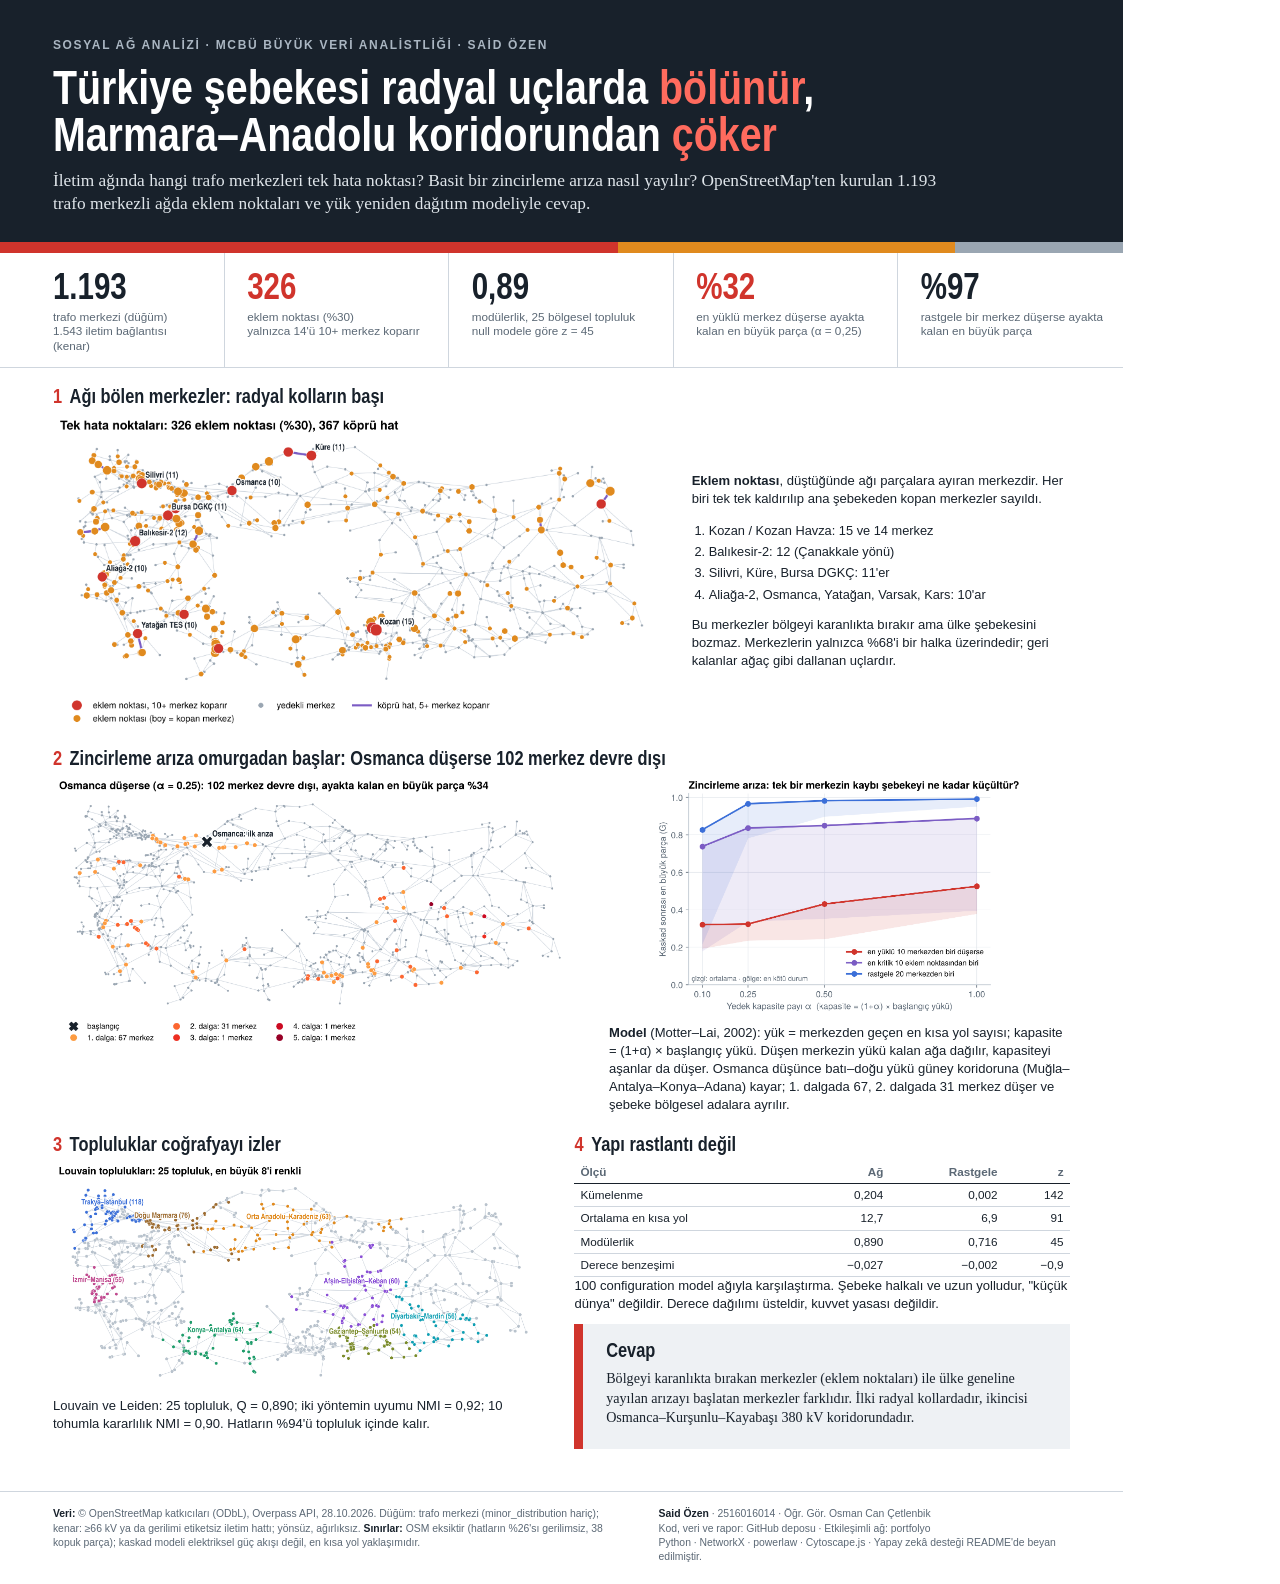
<file: docs/kaynak/poster.html>
<!doctype html>
<html lang="tr">
<head>
<meta charset="utf-8">
<title>Türkiye İletim Şebekesi — Ağ Posteri (A3)</title>
<link rel="stylesheet" href="ortak.css">
<style>
@page { size: 297mm 420mm; margin: 0; }
body { width: 297mm; height: 419mm; font: 10.5pt/1.38 var(--f-arayuz); position: relative; overflow: hidden; }
.bant { background: var(--metin); color: #fff; padding: 10mm 14mm 7mm; position: relative; }
.bant .ust { font: 700 9pt var(--f-arayuz); letter-spacing: .14em; text-transform: uppercase; color: #aab6c2; }
.bant h1 { font: 700 36pt/0.98 var(--f-baslik); margin: 3mm 0 3mm; max-width: 250mm; text-wrap: balance; }
.bant h1 em { font-style: normal; color: #ff6b5e; }
.bant .soru { font: 13pt/1.35 var(--f-govde); color: #dfe5ea; max-width: 235mm; margin: 0; }
.serit { height: 3mm; background: linear-gradient(90deg, var(--vurgu) 0 55%, var(--kv154) 55% 85%, #9aa6b2 85%); }
.sayilar { display: grid; grid-template-columns: repeat(5, 1fr); gap: 0; border-bottom: .6pt solid var(--cizgi); }
.sayilar div { padding: 4mm 5mm 3.5mm 6mm; border-right: .6pt solid var(--cizgi); }
.sayilar div:first-child { padding-left: 14mm; }
.sayilar div:last-child { border-right: 0; }
.sayilar b { display: block; font: 700 27pt/1 var(--f-baslik); color: var(--metin); }
.sayilar b.k { color: var(--vurgu); }
.sayilar span { font-size: 8.8pt; color: var(--soluk); line-height: 1.25; display: block; margin-top: 1.5mm; }
.icerik { padding: 4.5mm 14mm 0; display: grid; gap: 3.5mm; }
.blok h2 { font: 700 15pt/1.1 var(--f-baslik); margin: 0 0 1.5mm; text-wrap: balance; }
.blok h2 .n { color: var(--vurgu); margin-right: 2mm; }
.blok p { margin: 0 0 1.5mm; font-size: 9.8pt; }
.blok img { width: 100%; }
.uc img { max-height: 76mm; object-fit: contain; }
.uc .grafik { max-height: 64mm; }
.iki { display: grid; grid-template-columns: 1fr 1fr; gap: 7mm; align-items: start; }
.uc { display: grid; grid-template-columns: 1.15fr 1fr; gap: 7mm; align-items: start; }
.harita-blok { display: grid; grid-template-columns: 1fr 100mm; gap: 6mm; align-items: center; }
.yan-not { font-size: 9.6pt; display: grid; gap: 2.2mm; }
.yan-not ol { margin: 0; padding-left: 4.5mm; }
.yan-not li { margin-bottom: 1mm; }
table { font-size: 8.8pt; }
.cevap { background: var(--zemin); border-left: 2.5mm solid var(--vurgu); padding: 4mm 6mm; }
.cevap h2 { margin-bottom: 2mm; }
.cevap p { font: 10.6pt/1.4 var(--f-govde); margin: 0 0 1.5mm; }
.alt { position: absolute; left: 0; right: 0; bottom: 0; padding: 4mm 14mm 5mm; border-top: .6pt solid var(--cizgi);
  font-size: 7.8pt; color: var(--soluk); display: grid; grid-template-columns: 1.4fr 1fr; gap: 8mm; }
.alt b { color: var(--metin); }
</style>
</head>
<body>
<div class="bant">
  <div class="ust">Sosyal Ağ Analizi · MCBÜ Büyük Veri Analistliği · Said Özen</div>
  <h1>Türkiye şebekesi radyal uçlarda <em>bölünür</em>, Marmara–Anadolu koridorundan <em>çöker</em></h1>
  <p class="soru">İletim ağında hangi trafo merkezleri tek hata noktası? Basit bir zincirleme arıza nasıl yayılır? OpenStreetMap'ten kurulan 1.193 trafo merkezli ağda eklem noktaları ve yük yeniden dağıtım modeliyle cevap.</p>
</div>
<div class="serit"></div>
<div class="sayilar">
  <div><b>1.193</b><span>trafo merkezi (düğüm)<br>1.543 iletim bağlantısı (kenar)</span></div>
  <div><b class="k">326</b><span>eklem noktası (%30)<br>yalnızca 14'ü 10+ merkez koparır</span></div>
  <div><b>0,89</b><span>modülerlik, 25 bölgesel topluluk<br>null modele göre z = 45</span></div>
  <div><b class="k">%32</b><span>en yüklü merkez düşerse ayakta kalan en büyük parça (α = 0,25)</span></div>
  <div><b>%97</b><span>rastgele bir merkez düşerse ayakta kalan en büyük parça</span></div>
</div>

<div class="icerik">
  <div class="blok">
    <h2><span class="n">1</span>Ağı bölen merkezler: radyal kolların başı</h2>
    <div class="harita-blok">
      <img src="../../figures/tek_hata_noktalari.png" alt="Tek hata noktaları haritası">
      <div class="yan-not">
        <p><b>Eklem noktası</b>, düştüğünde ağı parçalara ayıran merkezdir. Her biri tek tek kaldırılıp ana şebekeden kopan merkezler sayıldı.</p>
        <ol>
          <li>Kozan / Kozan Havza: 15 ve 14 merkez</li>
          <li>Balıkesir-2: 12 (Çanakkale yönü)</li>
          <li>Silivri, Küre, Bursa DGKÇ: 11'er</li>
          <li>Aliağa-2, Osmanca, Yatağan, Varsak, Kars: 10'ar</li>
        </ol>
        <p>Bu merkezler bölgeyi karanlıkta bırakır ama ülke şebekesini bozmaz. Merkezlerin yalnızca %68'i bir halka üzerindedir; geri kalanlar ağaç gibi dallanan uçlardır.</p>
      </div>
    </div>
  </div>

  <div class="blok">
    <h2><span class="n">2</span>Zincirleme arıza omurgadan başlar: Osmanca düşerse 102 merkez devre dışı</h2>
    <div class="uc">
      <img src="../../figures/kaskad_dalgalar.png" alt="Osmanca kaskadı">
      <div>
        <img class="grafik" src="../../figures/kaskad_alfa.png" alt="Kaskad sonuçları">
        <p style="margin-top:2mm"><b>Model</b> (Motter–Lai, 2002): yük = merkezden geçen en kısa yol sayısı; kapasite = (1+α) × başlangıç yükü. Düşen merkezin yükü kalan ağa dağılır, kapasiteyi aşanlar da düşer. Osmanca düşünce batı–doğu yükü güney koridoruna (Muğla–Antalya–Konya–Adana) kayar; 1. dalgada 67, 2. dalgada 31 merkez düşer ve şebeke bölgesel adalara ayrılır.</p>
      </div>
    </div>
  </div>

  <div class="iki">
    <div class="blok">
      <h2><span class="n">3</span>Topluluklar coğrafyayı izler</h2>
      <img src="../../figures/topluluklar.png" alt="Topluluk haritası">
      <p>Louvain ve Leiden: 25 topluluk, Q = 0,890; iki yöntemin uyumu NMI = 0,92; 10 tohumla kararlılık NMI = 0,90. Hatların %94'ü topluluk içinde kalır.</p>
    </div>
    <div class="blok">
      <h2><span class="n">4</span>Yapı rastlantı değil</h2>
      <table>
        <tr><th>Ölçü</th><th class="s">Ağ</th><th class="s">Rastgele</th><th class="s">z</th></tr>
        <tr><td>Kümelenme</td><td class="s">0,204</td><td class="s">0,002</td><td class="s">142</td></tr>
        <tr><td>Ortalama en kısa yol</td><td class="s">12,7</td><td class="s">6,9</td><td class="s">91</td></tr>
        <tr><td>Modülerlik</td><td class="s">0,890</td><td class="s">0,716</td><td class="s">45</td></tr>
        <tr><td>Derece benzeşimi</td><td class="s">−0,027</td><td class="s">−0,002</td><td class="s">−0,9</td></tr>
      </table>
      <p>100 configuration model ağıyla karşılaştırma. Şebeke halkalı ve uzun yolludur, "küçük dünya" değildir. Derece dağılımı üsteldir, kuvvet yasası değildir.</p>
      <div class="cevap" style="margin-top:3mm">
        <h2>Cevap</h2>
        <p>Bölgeyi karanlıkta bırakan merkezler (eklem noktaları) ile ülke geneline yayılan arızayı başlatan merkezler farklıdır. İlki radyal kollardadır, ikincisi Osmanca–Kurşunlu–Kayabaşı 380 kV koridorundadır.</p>
      </div>
    </div>
  </div>
</div>

<div class="alt">
  <div><b>Veri:</b> © OpenStreetMap katkıcıları (ODbL), Overpass API, 28.10.2026. Düğüm: trafo merkezi (minor_distribution hariç); kenar: ≥66 kV ya da gerilimi etiketsiz iletim hattı; yönsüz, ağırlıksız. <b>Sınırlar:</b> OSM eksiktir (hatların %26'sı gerilimsiz, 38 kopuk parça); kaskad modeli elektriksel güç akışı değil, en kısa yol yaklaşımıdır.</div>
  <div><b>Said Özen</b> · 2516016014 · Öğr. Gör. Osman Can Çetlenbik<br>Kod, veri ve rapor: GitHub deposu · Etkileşimli ağ: portfolyo<br>Python · NetworkX · powerlaw · Cytoscape.js · Yapay zekâ desteği README'de beyan edilmiştir.</div>
</div>
</body>
</html>
</file>
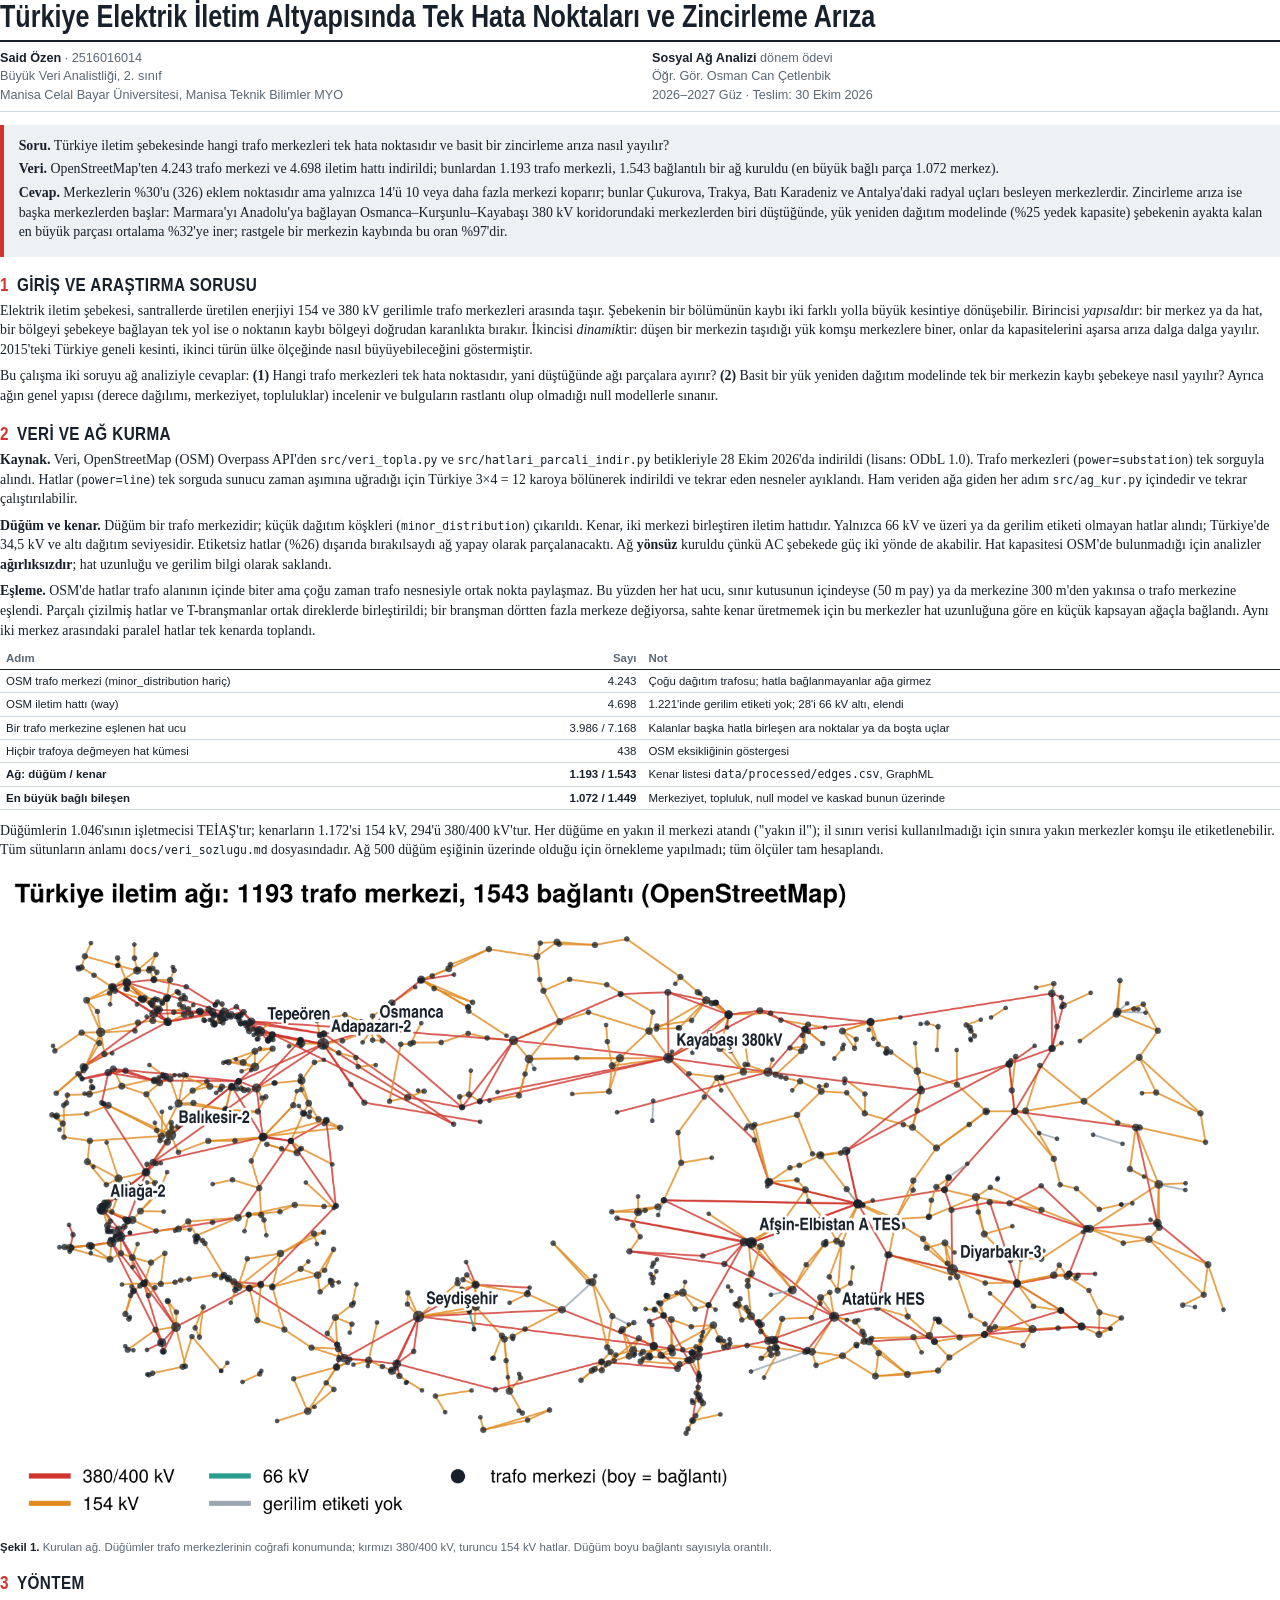
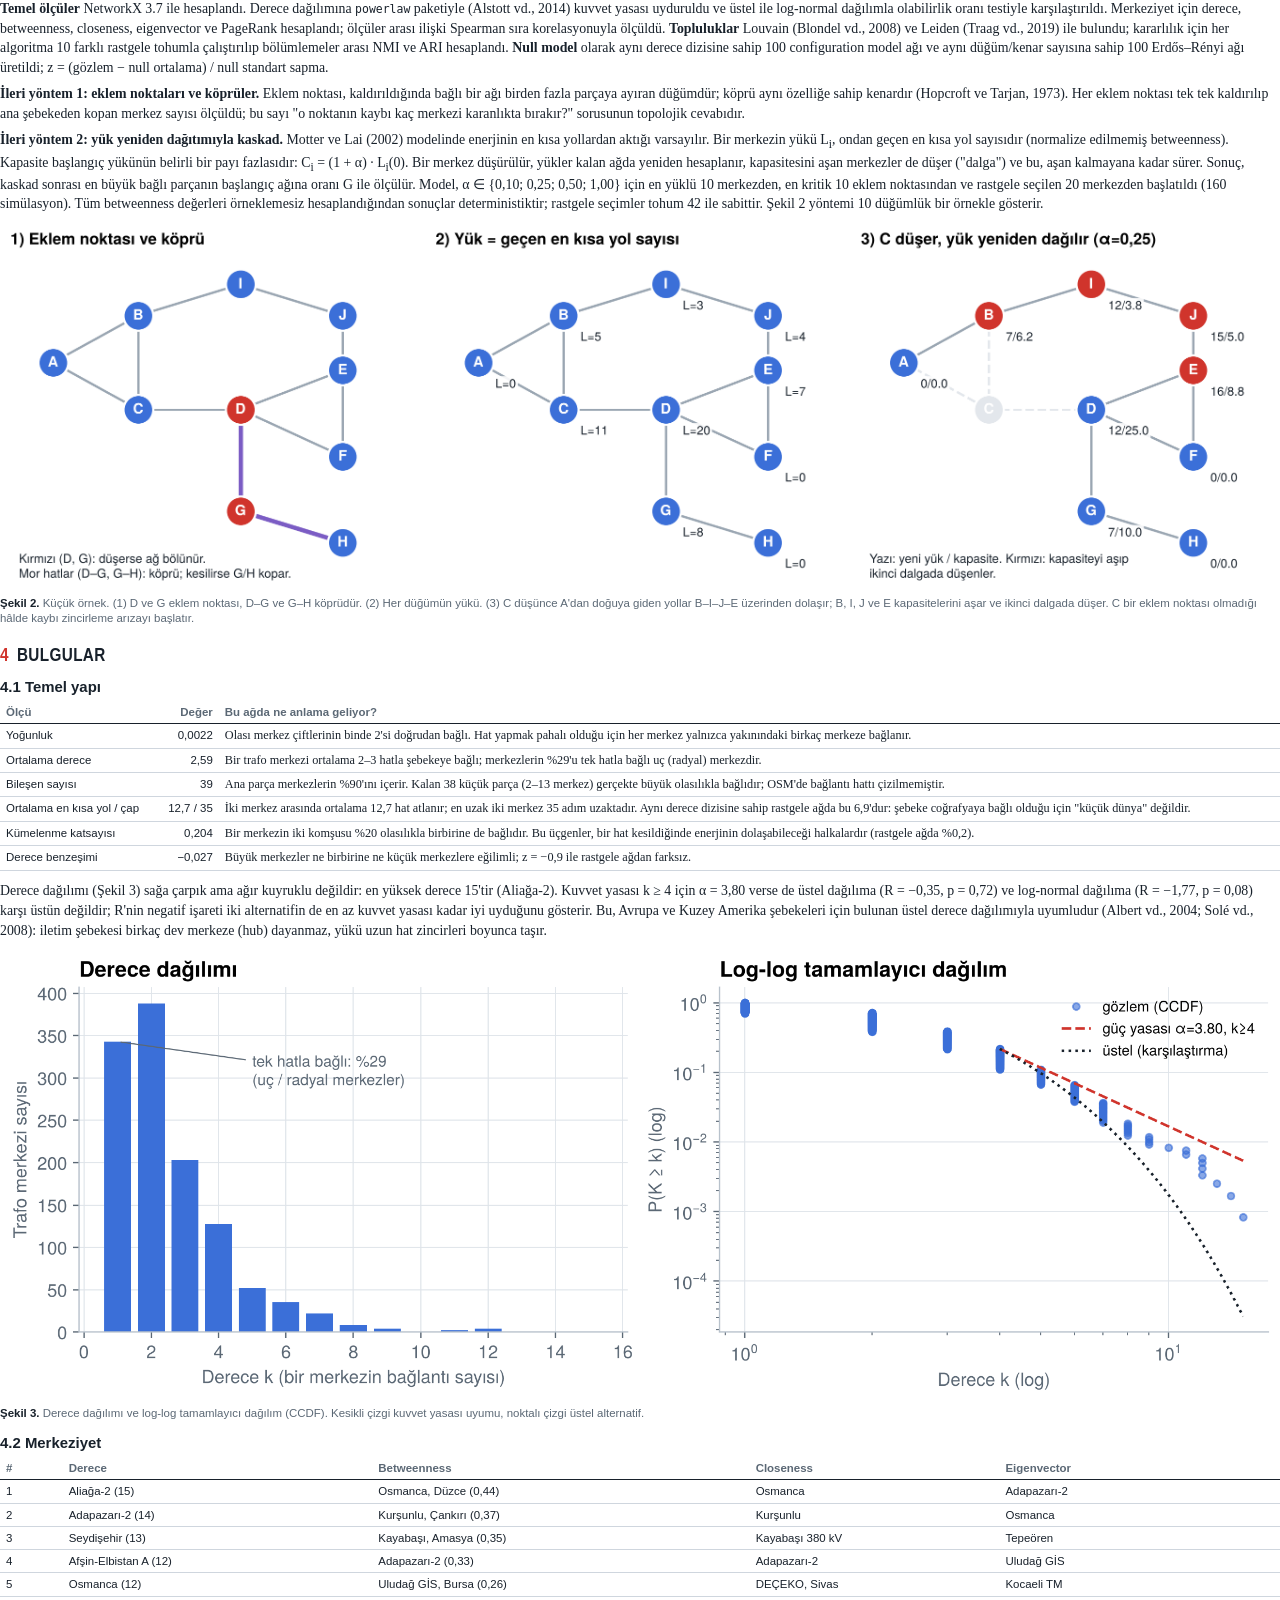
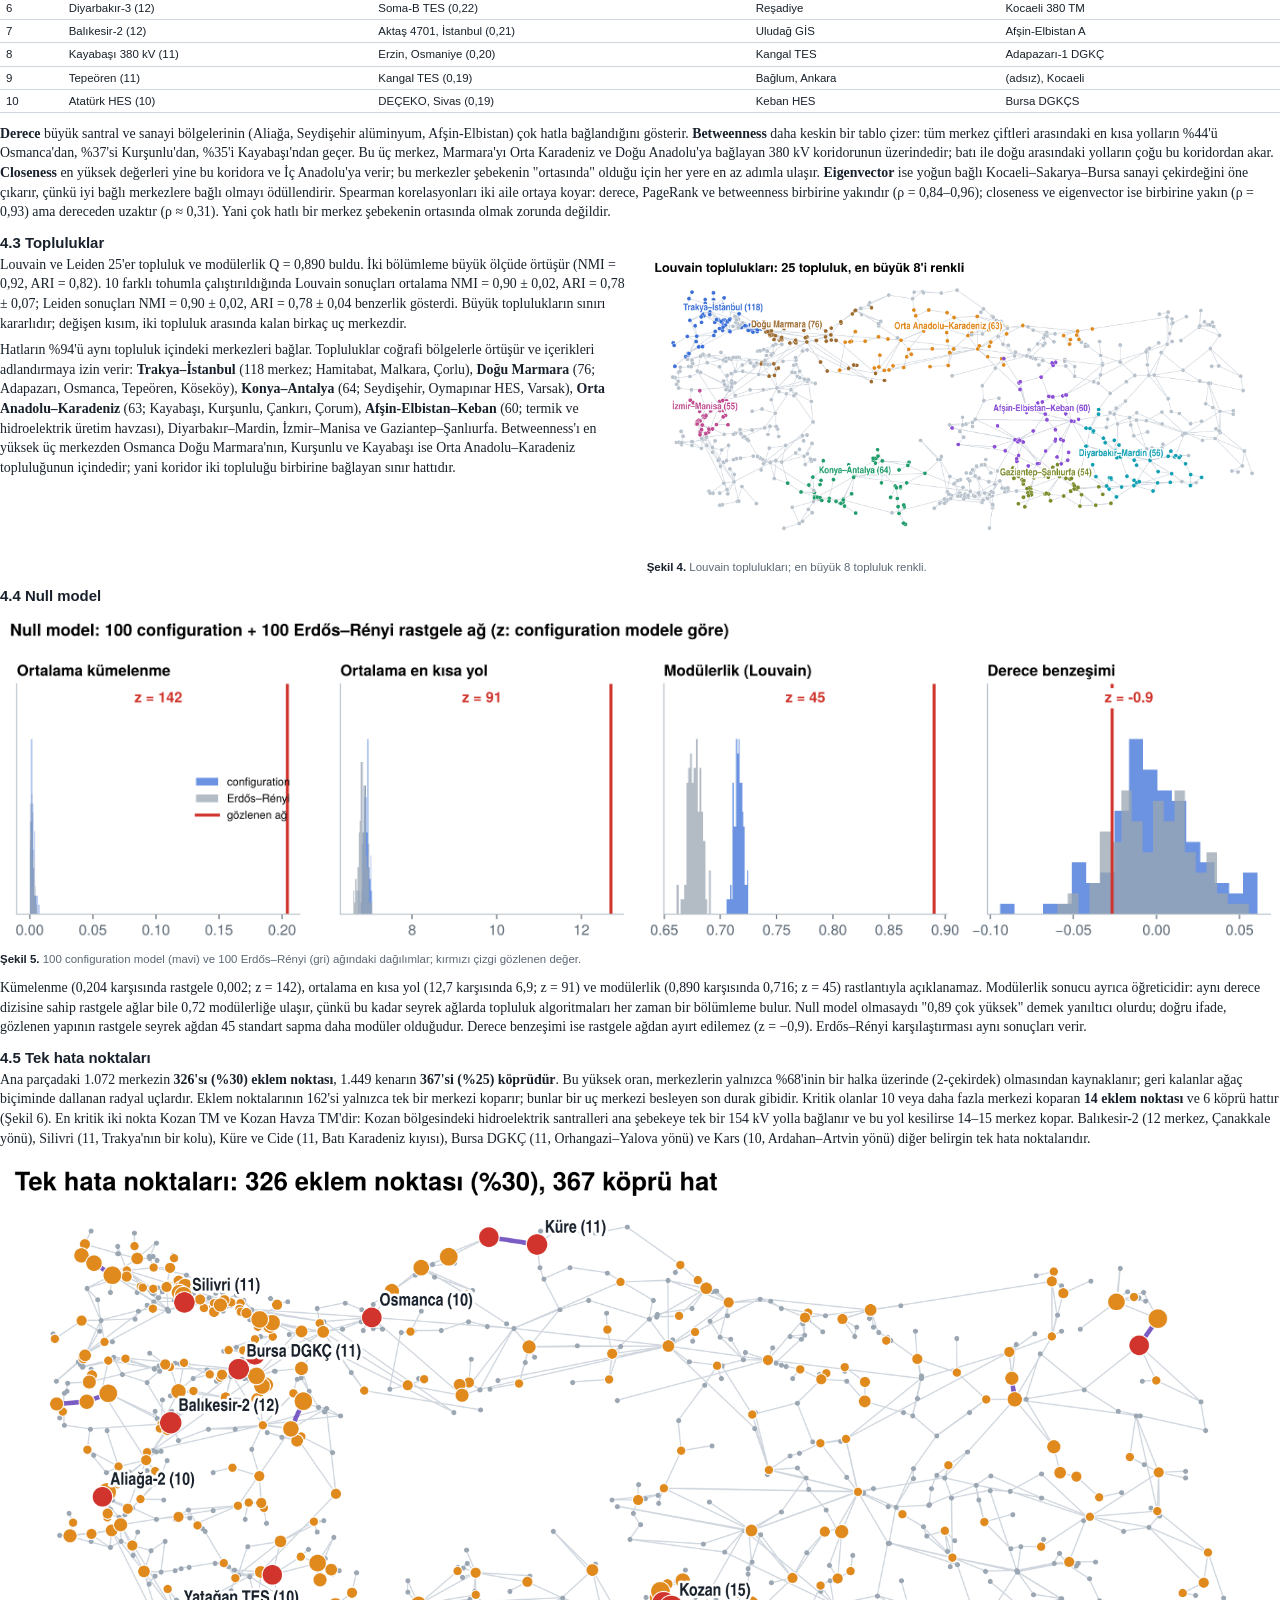
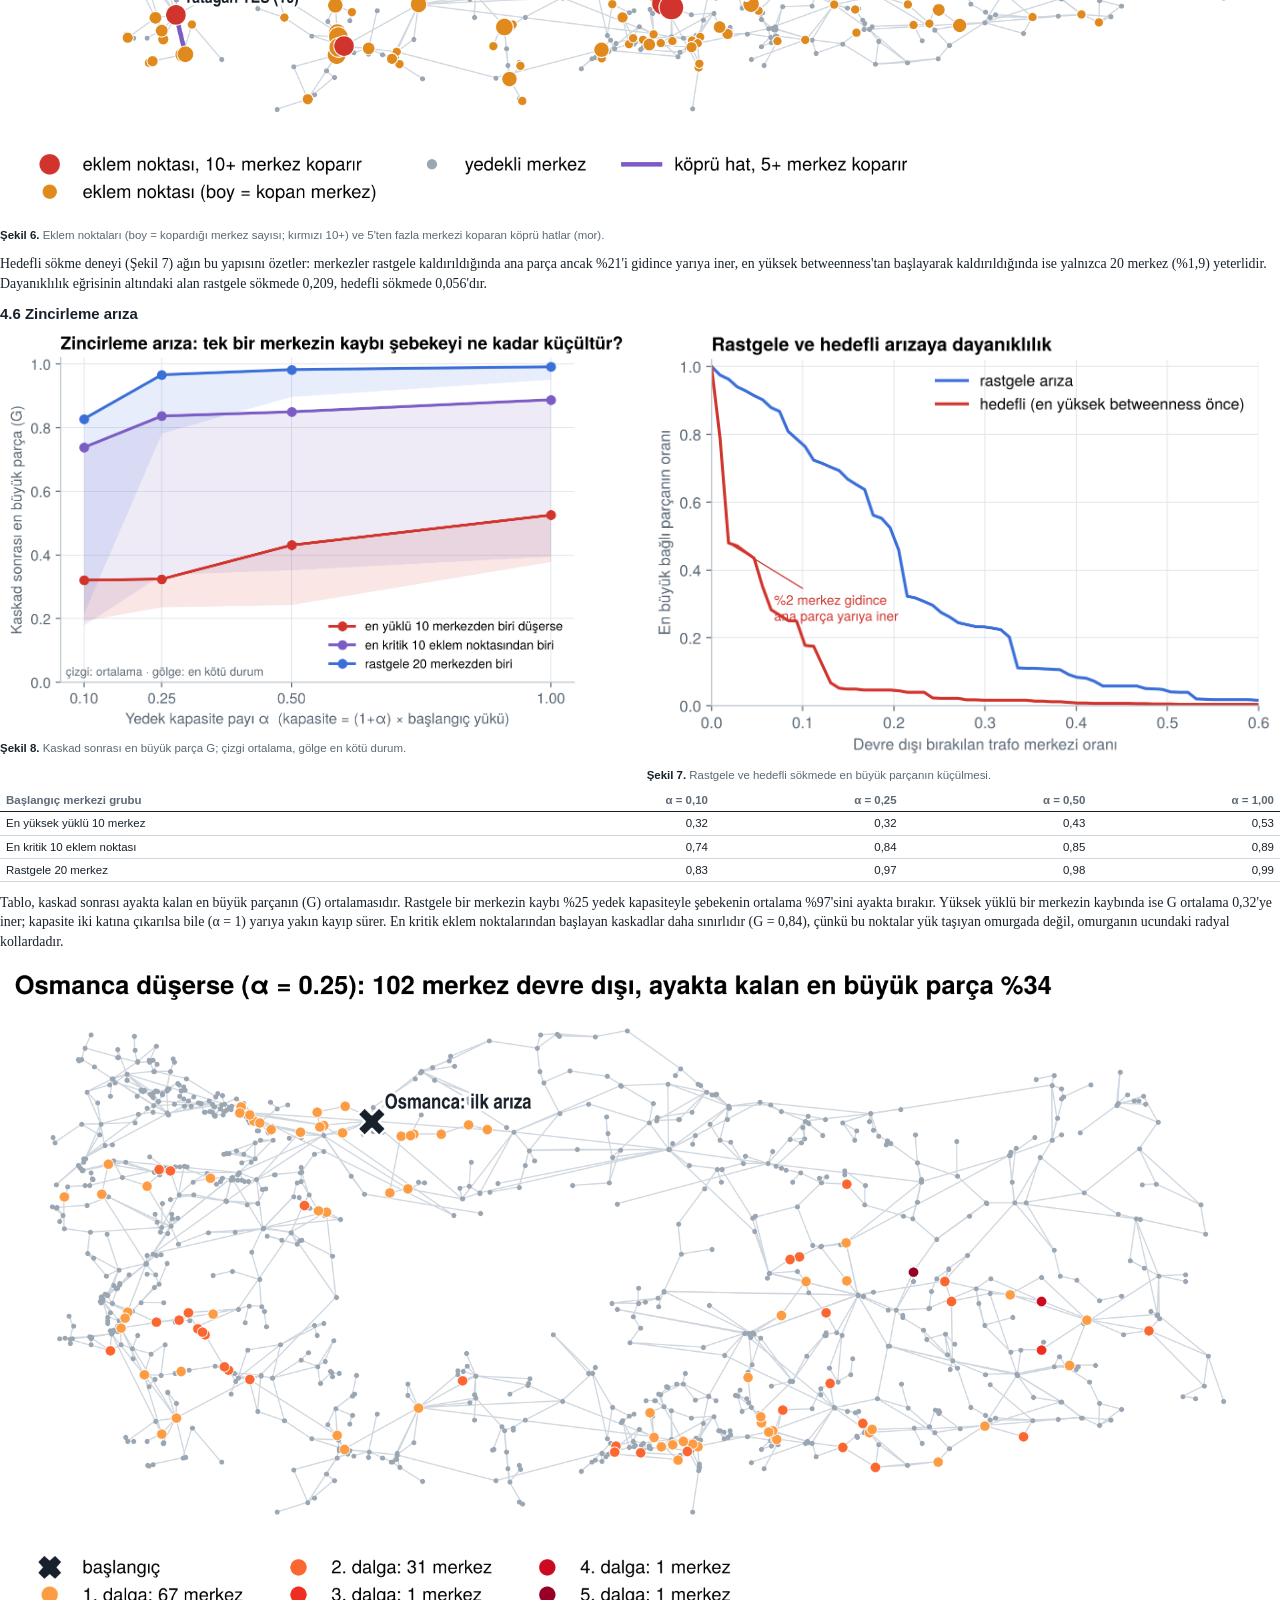
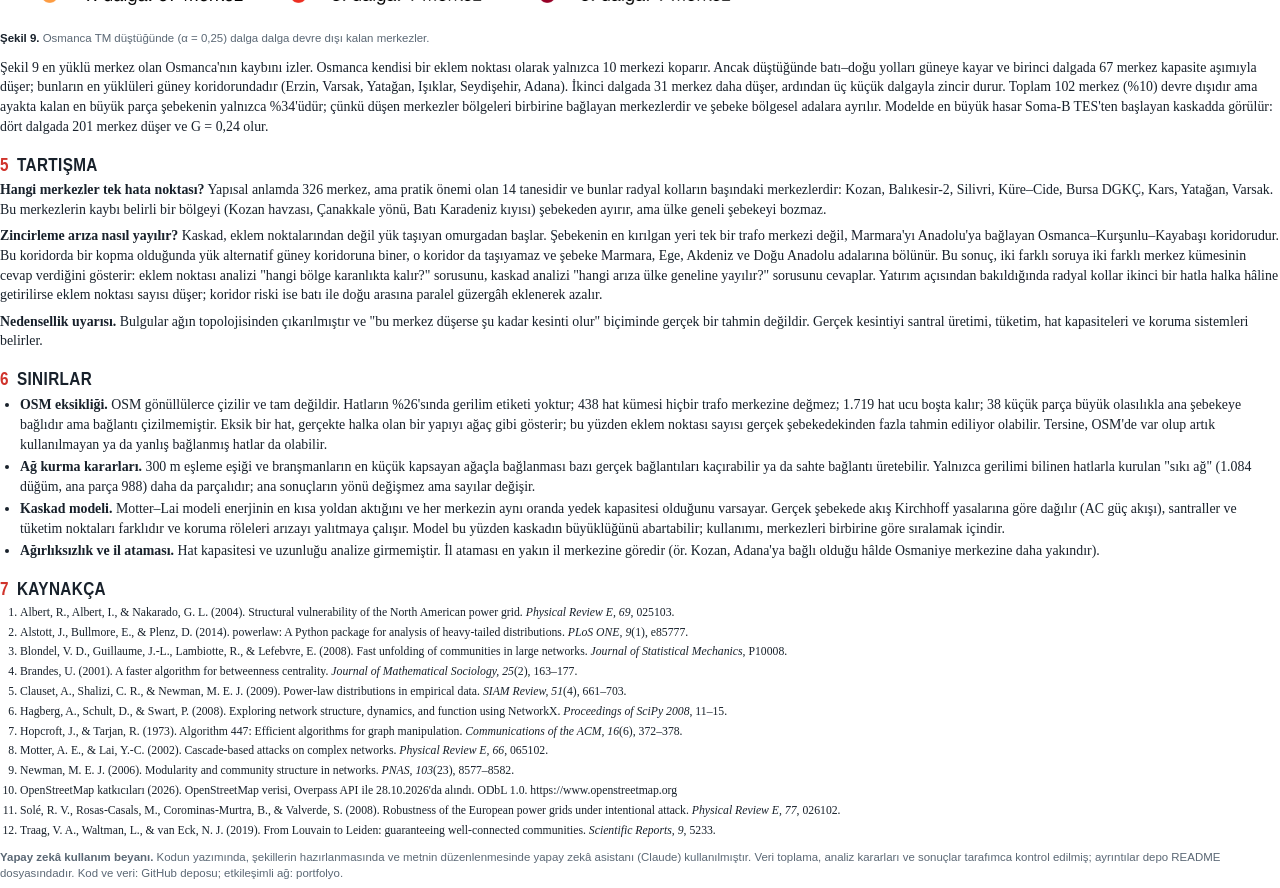
<file: docs/kaynak/rapor.html>
<!doctype html>
<html lang="tr">
<head>
<meta charset="utf-8">
<title>Türkiye Elektrik İletim Altyapısı — Ağ Analizi Raporu</title>
<link rel="stylesheet" href="ortak.css">
<style>
@page { size: A4; margin: 17mm 17mm 18mm;
  @bottom-right { content: counter(page); font: 9pt "TeX Gyre Heros"; color: #5b6875; } }
body { font: 10.4pt/1.42 var(--f-govde); hyphens: auto; }
h1 { font: 700 23pt/1.05 var(--f-baslik); margin: 0 0 4pt; text-wrap: balance; }
h2 { font: 700 14pt/1.15 var(--f-baslik); margin: 13pt 0 4pt; text-transform: uppercase; letter-spacing: .02em; break-after: avoid; }
h2 .no { color: var(--vurgu); margin-right: 6pt; }
h3 { font: 700 11.2pt/1.2 var(--f-arayuz); margin: 9pt 0 2pt; break-after: avoid; }
p { margin: 0 0 5pt; }
.kunye { font: 9.5pt/1.45 var(--f-arayuz); color: var(--soluk); border-top: 1.5pt solid var(--metin); border-bottom: .5pt solid var(--cizgi); padding: 5pt 0; margin: 6pt 0 10pt; display: grid; grid-template-columns: 1fr 1fr; gap: 0 18pt; }
.kunye b { color: var(--metin); }
.ozet { background: var(--zemin); padding: 8pt 11pt; border-left: 3pt solid var(--vurgu); margin: 0 0 8pt; }
.ozet p { margin: 0 0 3pt; }
figure { margin: 6pt 0 8pt; break-inside: avoid; }
figcaption { font: 8.6pt/1.35 var(--f-arayuz); color: var(--soluk); margin-top: 3pt; }
figcaption b { color: var(--metin); }
table { font-size: 8.6pt; margin: 4pt 0 8pt; break-inside: avoid; }
.yorum td:last-child { font-family: var(--f-govde); font-size: 9.2pt; color: var(--metin); }
ul, ol { margin: 0 0 5pt; padding-left: 15pt; }
li { margin-bottom: 2pt; }
.kaynakca { font-size: 8.8pt; line-height: 1.35; }
.kaynakca li { margin-bottom: 3pt; }
.yan { display: grid; grid-template-columns: 1fr 1fr; gap: 10pt; align-items: start; }
.vurgu { color: var(--vurgu); font-weight: 700; }
code { font: 8.6pt var(--f-veri); }
.sayfa-kir { break-before: page; }
</style>
</head>
<body>

<h1>Türkiye Elektrik İletim Altyapısında Tek Hata Noktaları ve Zincirleme Arıza</h1>
<div class="kunye">
  <div><b>Said Özen</b> · 2516016014<br>Büyük Veri Analistliği, 2. sınıf<br>Manisa Celal Bayar Üniversitesi, Manisa Teknik Bilimler MYO</div>
  <div><b>Sosyal Ağ Analizi</b> dönem ödevi<br>Öğr. Gör. Osman Can Çetlenbik<br>2026–2027 Güz · Teslim: 30 Ekim 2026</div>
</div>

<div class="ozet">
  <p><b>Soru.</b> Türkiye iletim şebekesinde hangi trafo merkezleri tek hata noktasıdır ve basit bir zincirleme arıza nasıl yayılır?</p>
  <p><b>Veri.</b> OpenStreetMap'ten 4.243 trafo merkezi ve 4.698 iletim hattı indirildi; bunlardan 1.193 trafo merkezli, 1.543 bağlantılı bir ağ kuruldu (en büyük bağlı parça 1.072 merkez).</p>
  <p><b>Cevap.</b> Merkezlerin %30'u (326) eklem noktasıdır ama yalnızca 14'ü 10 veya daha fazla merkezi koparır; bunlar Çukurova, Trakya, Batı Karadeniz ve Antalya'daki radyal uçları besleyen merkezlerdir. Zincirleme arıza ise başka merkezlerden başlar: Marmara'yı Anadolu'ya bağlayan Osmanca–Kurşunlu–Kayabaşı 380 kV koridorundaki merkezlerden biri düştüğünde, yük yeniden dağıtım modelinde (%25 yedek kapasite) şebekenin ayakta kalan en büyük parçası ortalama %32'ye iner; rastgele bir merkezin kaybında bu oran %97'dir.</p>
</div>

<h2><span class="no">1</span>Giriş ve araştırma sorusu</h2>
<p>Elektrik iletim şebekesi, santrallerde üretilen enerjiyi 154 ve 380 kV gerilimle trafo merkezleri arasında taşır. Şebekenin bir bölümünün kaybı iki farklı yolla büyük kesintiye dönüşebilir. Birincisi <i>yapısal</i>dır: bir merkez ya da hat, bir bölgeyi şebekeye bağlayan tek yol ise o noktanın kaybı bölgeyi doğrudan karanlıkta bırakır. İkincisi <i>dinamik</i>tir: düşen bir merkezin taşıdığı yük komşu merkezlere biner, onlar da kapasitelerini aşarsa arıza dalga dalga yayılır. 2015'teki Türkiye geneli kesinti, ikinci türün ülke ölçeğinde nasıl büyüyebileceğini göstermiştir.</p>
<p>Bu çalışma iki soruyu ağ analiziyle cevaplar: <b>(1)</b> Hangi trafo merkezleri tek hata noktasıdır, yani düştüğünde ağı parçalara ayırır? <b>(2)</b> Basit bir yük yeniden dağıtım modelinde tek bir merkezin kaybı şebekeye nasıl yayılır? Ayrıca ağın genel yapısı (derece dağılımı, merkeziyet, topluluklar) incelenir ve bulguların rastlantı olup olmadığı null modellerle sınanır.</p>

<h2><span class="no">2</span>Veri ve ağ kurma</h2>
<p><b>Kaynak.</b> Veri, OpenStreetMap (OSM) Overpass API'den <code>src/veri_topla.py</code> ve <code>src/hatlari_parcali_indir.py</code> betikleriyle 28 Ekim 2026'da indirildi (lisans: ODbL 1.0). Trafo merkezleri (<code>power=substation</code>) tek sorguyla alındı. Hatlar (<code>power=line</code>) tek sorguda sunucu zaman aşımına uğradığı için Türkiye 3×4 = 12 karoya bölünerek indirildi ve tekrar eden nesneler ayıklandı. Ham veriden ağa giden her adım <code>src/ag_kur.py</code> içindedir ve tekrar çalıştırılabilir.</p>
<p><b>Düğüm ve kenar.</b> Düğüm bir trafo merkezidir; küçük dağıtım köşkleri (<code>minor_distribution</code>) çıkarıldı. Kenar, iki merkezi birleştiren iletim hattıdır. Yalnızca 66 kV ve üzeri ya da gerilim etiketi olmayan hatlar alındı; Türkiye'de 34,5 kV ve altı dağıtım seviyesidir. Etiketsiz hatlar (%26) dışarıda bırakılsaydı ağ yapay olarak parçalanacaktı. Ağ <b>yönsüz</b> kuruldu çünkü AC şebekede güç iki yönde de akabilir. Hat kapasitesi OSM'de bulunmadığı için analizler <b>ağırlıksızdır</b>; hat uzunluğu ve gerilim bilgi olarak saklandı.</p>
<p><b>Eşleme.</b> OSM'de hatlar trafo alanının içinde biter ama çoğu zaman trafo nesnesiyle ortak nokta paylaşmaz. Bu yüzden her hat ucu, sınır kutusunun içindeyse (50 m pay) ya da merkezine 300 m'den yakınsa o trafo merkezine eşlendi. Parçalı çizilmiş hatlar ve T-branşmanlar ortak direklerde birleştirildi; bir branşman dörtten fazla merkeze değiyorsa, sahte kenar üretmemek için bu merkezler hat uzunluğuna göre en küçük kapsayan ağaçla bağlandı. Aynı iki merkez arasındaki paralel hatlar tek kenarda toplandı.</p>
<table>
  <tr><th>Adım</th><th class="s">Sayı</th><th>Not</th></tr>
  <tr><td>OSM trafo merkezi (minor_distribution hariç)</td><td class="s">4.243</td><td>Çoğu dağıtım trafosu; hatla bağlanmayanlar ağa girmez</td></tr>
  <tr><td>OSM iletim hattı (way)</td><td class="s">4.698</td><td>1.221'inde gerilim etiketi yok; 28'i 66 kV altı, elendi</td></tr>
  <tr><td>Bir trafo merkezine eşlenen hat ucu</td><td class="s">3.986 / 7.168</td><td>Kalanlar başka hatla birleşen ara noktalar ya da boşta uçlar</td></tr>
  <tr><td>Hiçbir trafoya değmeyen hat kümesi</td><td class="s">438</td><td>OSM eksikliğinin göstergesi</td></tr>
  <tr><td><b>Ağ: düğüm / kenar</b></td><td class="s"><b>1.193 / 1.543</b></td><td>Kenar listesi <code>data/processed/edges.csv</code>, GraphML</td></tr>
  <tr><td><b>En büyük bağlı bileşen</b></td><td class="s"><b>1.072 / 1.449</b></td><td>Merkeziyet, topluluk, null model ve kaskad bunun üzerinde</td></tr>
</table>
<p>Düğümlerin 1.046'sının işletmecisi TEİAŞ'tır; kenarların 1.172'si 154 kV, 294'ü 380/400 kV'tur. Her düğüme en yakın il merkezi atandı ("yakın il"); il sınırı verisi kullanılmadığı için sınıra yakın merkezler komşu ile etiketlenebilir. Tüm sütunların anlamı <code>docs/veri_sozlugu.md</code> dosyasındadır. Ağ 500 düğüm eşiğinin üzerinde olduğu için örnekleme yapılmadı; tüm ölçüler tam hesaplandı.</p>

<figure>
  <img src="../../figures/harita_gerilim.png" alt="Türkiye iletim ağı haritası">
  <figcaption><b>Şekil 1.</b> Kurulan ağ. Düğümler trafo merkezlerinin coğrafi konumunda; kırmızı 380/400 kV, turuncu 154 kV hatlar. Düğüm boyu bağlantı sayısıyla orantılı.</figcaption>
</figure>

<h2><span class="no">3</span>Yöntem</h2>
<p><b>Temel ölçüler</b> NetworkX 3.7 ile hesaplandı. Derece dağılımına <code>powerlaw</code> paketiyle (Alstott vd., 2014) kuvvet yasası uyduruldu ve üstel ile log-normal dağılımla olabilirlik oranı testiyle karşılaştırıldı. Merkeziyet için derece, betweenness, closeness, eigenvector ve PageRank hesaplandı; ölçüler arası ilişki Spearman sıra korelasyonuyla ölçüldü. <b>Topluluklar</b> Louvain (Blondel vd., 2008) ve Leiden (Traag vd., 2019) ile bulundu; kararlılık için her algoritma 10 farklı rastgele tohumla çalıştırılıp bölümlemeler arası NMI ve ARI hesaplandı. <b>Null model</b> olarak aynı derece dizisine sahip 100 configuration model ağı ve aynı düğüm/kenar sayısına sahip 100 Erdős–Rényi ağı üretildi; z = (gözlem − null ortalama) / null standart sapma.</p>
<p><b>İleri yöntem 1: eklem noktaları ve köprüler.</b> Eklem noktası, kaldırıldığında bağlı bir ağı birden fazla parçaya ayıran düğümdür; köprü aynı özelliğe sahip kenardır (Hopcroft ve Tarjan, 1973). Her eklem noktası tek tek kaldırılıp ana şebekeden kopan merkez sayısı ölçüldü; bu sayı "o noktanın kaybı kaç merkezi karanlıkta bırakır?" sorusunun topolojik cevabıdır.</p>
<p><b>İleri yöntem 2: yük yeniden dağıtımıyla kaskad.</b> Motter ve Lai (2002) modelinde enerjinin en kısa yollardan aktığı varsayılır. Bir merkezin yükü L<sub>i</sub>, ondan geçen en kısa yol sayısıdır (normalize edilmemiş betweenness). Kapasite başlangıç yükünün belirli bir payı fazlasıdır: C<sub>i</sub> = (1 + α) · L<sub>i</sub>(0). Bir merkez düşürülür, yükler kalan ağda yeniden hesaplanır, kapasitesini aşan merkezler de düşer ("dalga") ve bu, aşan kalmayana kadar sürer. Sonuç, kaskad sonrası en büyük bağlı parçanın başlangıç ağına oranı G ile ölçülür. Model, α ∈ {0,10; 0,25; 0,50; 1,00} için en yüklü 10 merkezden, en kritik 10 eklem noktasından ve rastgele seçilen 20 merkezden başlatıldı (160 simülasyon). Tüm betweenness değerleri örneklemesiz hesaplandığından sonuçlar deterministiktir; rastgele seçimler tohum 42 ile sabittir. Şekil 2 yöntemi 10 düğümlük bir örnekle gösterir.</p>
<figure>
  <img src="../../figures/yontem_ornek.png" alt="Yöntem örneği">
  <figcaption><b>Şekil 2.</b> Küçük örnek. (1) D ve G eklem noktası, D–G ve G–H köprüdür. (2) Her düğümün yükü. (3) C düşünce A'dan doğuya giden yollar B–I–J–E üzerinden dolaşır; B, I, J ve E kapasitelerini aşar ve ikinci dalgada düşer. C bir eklem noktası olmadığı hâlde kaybı zincirleme arızayı başlatır.</figcaption>
</figure>

<h2><span class="no">4</span>Bulgular</h2>
<h3>4.1 Temel yapı</h3>
<table class="yorum">
  <tr><th>Ölçü</th><th class="s">Değer</th><th>Bu ağda ne anlama geliyor?</th></tr>
  <tr><td>Yoğunluk</td><td class="s">0,0022</td><td>Olası merkez çiftlerinin binde 2'si doğrudan bağlı. Hat yapmak pahalı olduğu için her merkez yalnızca yakınındaki birkaç merkeze bağlanır.</td></tr>
  <tr><td>Ortalama derece</td><td class="s">2,59</td><td>Bir trafo merkezi ortalama 2–3 hatla şebekeye bağlı; merkezlerin %29'u tek hatla bağlı uç (radyal) merkezdir.</td></tr>
  <tr><td>Bileşen sayısı</td><td class="s">39</td><td>Ana parça merkezlerin %90'ını içerir. Kalan 38 küçük parça (2–13 merkez) gerçekte büyük olasılıkla bağlıdır; OSM'de bağlantı hattı çizilmemiştir.</td></tr>
  <tr><td>Ortalama en kısa yol / çap</td><td class="s">12,7 / 35</td><td>İki merkez arasında ortalama 12,7 hat atlanır; en uzak iki merkez 35 adım uzaktadır. Aynı derece dizisine sahip rastgele ağda bu 6,9'dur: şebeke coğrafyaya bağlı olduğu için "küçük dünya" değildir.</td></tr>
  <tr><td>Kümelenme katsayısı</td><td class="s">0,204</td><td>Bir merkezin iki komşusu %20 olasılıkla birbirine de bağlıdır. Bu üçgenler, bir hat kesildiğinde enerjinin dolaşabileceği halkalardır (rastgele ağda %0,2).</td></tr>
  <tr><td>Derece benzeşimi</td><td class="s">−0,027</td><td>Büyük merkezler ne birbirine ne küçük merkezlere eğilimli; z = −0,9 ile rastgele ağdan farksız.</td></tr>
</table>
<p>Derece dağılımı (Şekil 3) sağa çarpık ama ağır kuyruklu değildir: en yüksek derece 15'tir (Aliağa-2). Kuvvet yasası k ≥ 4 için α = 3,80 verse de üstel dağılıma (R = −0,35, p = 0,72) ve log-normal dağılıma (R = −1,77, p = 0,08) karşı üstün değildir; R'nin negatif işareti iki alternatifin de en az kuvvet yasası kadar iyi uyduğunu gösterir. Bu, Avrupa ve Kuzey Amerika şebekeleri için bulunan üstel derece dağılımıyla uyumludur (Albert vd., 2004; Solé vd., 2008): iletim şebekesi birkaç dev merkeze (hub) dayanmaz, yükü uzun hat zincirleri boyunca taşır.</p>
<figure>
  <img src="../../figures/derece_dagilimi.png" alt="Derece dağılımı">
  <figcaption><b>Şekil 3.</b> Derece dağılımı ve log-log tamamlayıcı dağılım (CCDF). Kesikli çizgi kuvvet yasası uyumu, noktalı çizgi üstel alternatif.</figcaption>
</figure>

<h3>4.2 Merkeziyet</h3>
<table>
  <tr><th>#</th><th>Derece</th><th>Betweenness</th><th>Closeness</th><th>Eigenvector</th></tr>
  <tr><td>1</td><td>Aliağa-2 (15)</td><td>Osmanca, Düzce (0,44)</td><td>Osmanca</td><td>Adapazarı-2</td></tr>
  <tr><td>2</td><td>Adapazarı-2 (14)</td><td>Kurşunlu, Çankırı (0,37)</td><td>Kurşunlu</td><td>Osmanca</td></tr>
  <tr><td>3</td><td>Seydişehir (13)</td><td>Kayabaşı, Amasya (0,35)</td><td>Kayabaşı 380 kV</td><td>Tepeören</td></tr>
  <tr><td>4</td><td>Afşin-Elbistan A (12)</td><td>Adapazarı-2 (0,33)</td><td>Adapazarı-2</td><td>Uludağ GİS</td></tr>
  <tr><td>5</td><td>Osmanca (12)</td><td>Uludağ GİS, Bursa (0,26)</td><td>DEÇEKO, Sivas</td><td>Kocaeli TM</td></tr>
  <tr><td>6</td><td>Diyarbakır-3 (12)</td><td>Soma-B TES (0,22)</td><td>Reşadiye</td><td>Kocaeli 380 TM</td></tr>
  <tr><td>7</td><td>Balıkesir-2 (12)</td><td>Aktaş 4701, İstanbul (0,21)</td><td>Uludağ GİS</td><td>Afşin-Elbistan A</td></tr>
  <tr><td>8</td><td>Kayabaşı 380 kV (11)</td><td>Erzin, Osmaniye (0,20)</td><td>Kangal TES</td><td>Adapazarı-1 DGKÇ</td></tr>
  <tr><td>9</td><td>Tepeören (11)</td><td>Kangal TES (0,19)</td><td>Bağlum, Ankara</td><td>(adsız), Kocaeli</td></tr>
  <tr><td>10</td><td>Atatürk HES (10)</td><td>DEÇEKO, Sivas (0,19)</td><td>Keban HES</td><td>Bursa DGKÇS</td></tr>
</table>
<p><b>Derece</b> büyük santral ve sanayi bölgelerinin (Aliağa, Seydişehir alüminyum, Afşin-Elbistan) çok hatla bağlandığını gösterir. <b>Betweenness</b> daha keskin bir tablo çizer: tüm merkez çiftleri arasındaki en kısa yolların %44'ü Osmanca'dan, %37'si Kurşunlu'dan, %35'i Kayabaşı'ndan geçer. Bu üç merkez, Marmara'yı Orta Karadeniz ve Doğu Anadolu'ya bağlayan 380 kV koridorunun üzerindedir; batı ile doğu arasındaki yolların çoğu bu koridordan akar. <b>Closeness</b> en yüksek değerleri yine bu koridora ve İç Anadolu'ya verir; bu merkezler şebekenin "ortasında" olduğu için her yere en az adımla ulaşır. <b>Eigenvector</b> ise yoğun bağlı Kocaeli–Sakarya–Bursa sanayi çekirdeğini öne çıkarır, çünkü iyi bağlı merkezlere bağlı olmayı ödüllendirir. Spearman korelasyonları iki aile ortaya koyar: derece, PageRank ve betweenness birbirine yakındır (ρ = 0,84–0,96); closeness ve eigenvector ise birbirine yakın (ρ = 0,93) ama dereceden uzaktır (ρ ≈ 0,31). Yani çok hatlı bir merkez şebekenin ortasında olmak zorunda değildir.</p>

<h3>4.3 Topluluklar</h3>
<div class="yan">
<div>
<p>Louvain ve Leiden 25'er topluluk ve modülerlik Q = 0,890 buldu. İki bölümleme büyük ölçüde örtüşür (NMI = 0,92, ARI = 0,82). 10 farklı tohumla çalıştırıldığında Louvain sonuçları ortalama NMI = 0,90 ± 0,02, ARI = 0,78 ± 0,07; Leiden sonuçları NMI = 0,90 ± 0,02, ARI = 0,78 ± 0,04 benzerlik gösterdi. Büyük toplulukların sınırı kararlıdır; değişen kısım, iki topluluk arasında kalan birkaç uç merkezdir.</p>
<p>Hatların %94'ü aynı topluluk içindeki merkezleri bağlar. Topluluklar coğrafi bölgelerle örtüşür ve içerikleri adlandırmaya izin verir: <b>Trakya–İstanbul</b> (118 merkez; Hamitabat, Malkara, Çorlu), <b>Doğu Marmara</b> (76; Adapazarı, Osmanca, Tepeören, Köseköy), <b>Konya–Antalya</b> (64; Seydişehir, Oymapınar HES, Varsak), <b>Orta Anadolu–Karadeniz</b> (63; Kayabaşı, Kurşunlu, Çankırı, Çorum), <b>Afşin-Elbistan–Keban</b> (60; termik ve hidroelektrik üretim havzası), Diyarbakır–Mardin, İzmir–Manisa ve Gaziantep–Şanlıurfa. Betweenness'ı en yüksek üç merkezden Osmanca Doğu Marmara'nın, Kurşunlu ve Kayabaşı ise Orta Anadolu–Karadeniz topluluğunun içindedir; yani koridor iki topluluğu birbirine bağlayan sınır hattıdır.</p>
</div>
<figure style="margin:0">
  <img src="../../figures/topluluklar.png" alt="Topluluk haritası">
  <figcaption><b>Şekil 4.</b> Louvain toplulukları; en büyük 8 topluluk renkli.</figcaption>
</figure>
</div>

<h3>4.4 Null model</h3>
<figure>
  <img src="../../figures/null_model.png" alt="Null model">
  <figcaption><b>Şekil 5.</b> 100 configuration model (mavi) ve 100 Erdős–Rényi (gri) ağındaki dağılımlar; kırmızı çizgi gözlenen değer.</figcaption>
</figure>
<p>Kümelenme (0,204 karşısında rastgele 0,002; z = 142), ortalama en kısa yol (12,7 karşısında 6,9; z = 91) ve modülerlik (0,890 karşısında 0,716; z = 45) rastlantıyla açıklanamaz. Modülerlik sonucu ayrıca öğreticidir: aynı derece dizisine sahip rastgele ağlar bile 0,72 modülerliğe ulaşır, çünkü bu kadar seyrek ağlarda topluluk algoritmaları her zaman bir bölümleme bulur. Null model olmasaydı "0,89 çok yüksek" demek yanıltıcı olurdu; doğru ifade, gözlenen yapının rastgele seyrek ağdan 45 standart sapma daha modüler olduğudur. Derece benzeşimi ise rastgele ağdan ayırt edilemez (z = −0,9). Erdős–Rényi karşılaştırması aynı sonuçları verir.</p>

<h3>4.5 Tek hata noktaları</h3>
<p>Ana parçadaki 1.072 merkezin <b>326'sı (%30) eklem noktası</b>, 1.449 kenarın <b>367'si (%25) köprüdür</b>. Bu yüksek oran, merkezlerin yalnızca %68'inin bir halka üzerinde (2-çekirdek) olmasından kaynaklanır; geri kalanlar ağaç biçiminde dallanan radyal uçlardır. Eklem noktalarının 162'si yalnızca tek bir merkezi koparır; bunlar bir uç merkezi besleyen son durak gibidir. Kritik olanlar 10 veya daha fazla merkezi koparan <b>14 eklem noktası</b> ve 6 köprü hattır (Şekil 6). En kritik iki nokta Kozan TM ve Kozan Havza TM'dir: Kozan bölgesindeki hidroelektrik santralleri ana şebekeye tek bir 154 kV yolla bağlanır ve bu yol kesilirse 14–15 merkez kopar. Balıkesir-2 (12 merkez, Çanakkale yönü), Silivri (11, Trakya'nın bir kolu), Küre ve Cide (11, Batı Karadeniz kıyısı), Bursa DGKÇ (11, Orhangazi–Yalova yönü) ve Kars (10, Ardahan–Artvin yönü) diğer belirgin tek hata noktalarıdır.</p>
<figure>
  <img src="../../figures/tek_hata_noktalari.png" alt="Tek hata noktaları">
  <figcaption><b>Şekil 6.</b> Eklem noktaları (boy = kopardığı merkez sayısı; kırmızı 10+) ve 5'ten fazla merkezi koparan köprü hatlar (mor).</figcaption>
</figure>
<p>Hedefli sökme deneyi (Şekil 7) ağın bu yapısını özetler: merkezler rastgele kaldırıldığında ana parça ancak %21'i gidince yarıya iner, en yüksek betweenness'tan başlayarak kaldırıldığında ise yalnızca 20 merkez (%1,9) yeterlidir. Dayanıklılık eğrisinin altındaki alan rastgele sökmede 0,209, hedefli sökmede 0,056'dır.</p>

<h3>4.6 Zincirleme arıza</h3>
<div class="yan">
<figure style="margin:0">
  <img src="../../figures/kaskad_alfa.png" alt="Kaskad sonuçları">
  <figcaption><b>Şekil 8.</b> Kaskad sonrası en büyük parça G; çizgi ortalama, gölge en kötü durum.</figcaption>
</figure>
<figure style="margin:0">
  <img src="../../figures/dayaniklilik.png" alt="Dayanıklılık">
  <figcaption><b>Şekil 7.</b> Rastgele ve hedefli sökmede en büyük parçanın küçülmesi.</figcaption>
</figure>
</div>
<table>
  <tr><th>Başlangıç merkezi grubu</th><th class="s">α = 0,10</th><th class="s">α = 0,25</th><th class="s">α = 0,50</th><th class="s">α = 1,00</th></tr>
  <tr><td>En yüksek yüklü 10 merkez</td><td class="s">0,32</td><td class="s">0,32</td><td class="s">0,43</td><td class="s">0,53</td></tr>
  <tr><td>En kritik 10 eklem noktası</td><td class="s">0,74</td><td class="s">0,84</td><td class="s">0,85</td><td class="s">0,89</td></tr>
  <tr><td>Rastgele 20 merkez</td><td class="s">0,83</td><td class="s">0,97</td><td class="s">0,98</td><td class="s">0,99</td></tr>
</table>
<p>Tablo, kaskad sonrası ayakta kalan en büyük parçanın (G) ortalamasıdır. Rastgele bir merkezin kaybı %25 yedek kapasiteyle şebekenin ortalama %97'sini ayakta bırakır. Yüksek yüklü bir merkezin kaybında ise G ortalama 0,32'ye iner; kapasite iki katına çıkarılsa bile (α = 1) yarıya yakın kayıp sürer. En kritik eklem noktalarından başlayan kaskadlar daha sınırlıdır (G = 0,84), çünkü bu noktalar yük taşıyan omurgada değil, omurganın ucundaki radyal kollardadır.</p>
<figure>
  <img src="../../figures/kaskad_dalgalar.png" alt="Osmanca kaskadı">
  <figcaption><b>Şekil 9.</b> Osmanca TM düştüğünde (α = 0,25) dalga dalga devre dışı kalan merkezler.</figcaption>
</figure>
<p>Şekil 9 en yüklü merkez olan Osmanca'nın kaybını izler. Osmanca kendisi bir eklem noktası olarak yalnızca 10 merkezi koparır. Ancak düştüğünde batı–doğu yolları güneye kayar ve birinci dalgada 67 merkez kapasite aşımıyla düşer; bunların en yüklüleri güney koridorundadır (Erzin, Varsak, Yatağan, Işıklar, Seydişehir, Adana). İkinci dalgada 31 merkez daha düşer, ardından üç küçük dalgayla zincir durur. Toplam 102 merkez (%10) devre dışıdır ama ayakta kalan en büyük parça şebekenin yalnızca %34'üdür; çünkü düşen merkezler bölgeleri birbirine bağlayan merkezlerdir ve şebeke bölgesel adalara ayrılır. Modelde en büyük hasar Soma-B TES'ten başlayan kaskadda görülür: dört dalgada 201 merkez düşer ve G = 0,24 olur.</p>

<h2><span class="no">5</span>Tartışma</h2>
<p><b>Hangi merkezler tek hata noktası?</b> Yapısal anlamda 326 merkez, ama pratik önemi olan 14 tanesidir ve bunlar radyal kolların başındaki merkezlerdir: Kozan, Balıkesir-2, Silivri, Küre–Cide, Bursa DGKÇ, Kars, Yatağan, Varsak. Bu merkezlerin kaybı belirli bir bölgeyi (Kozan havzası, Çanakkale yönü, Batı Karadeniz kıyısı) şebekeden ayırır, ama ülke geneli şebekeyi bozmaz.</p>
<p><b>Zincirleme arıza nasıl yayılır?</b> Kaskad, eklem noktalarından değil yük taşıyan omurgadan başlar. Şebekenin en kırılgan yeri tek bir trafo merkezi değil, Marmara'yı Anadolu'ya bağlayan Osmanca–Kurşunlu–Kayabaşı koridorudur. Bu koridorda bir kopma olduğunda yük alternatif güney koridoruna biner, o koridor da taşıyamaz ve şebeke Marmara, Ege, Akdeniz ve Doğu Anadolu adalarına bölünür. Bu sonuç, iki farklı soruya iki farklı merkez kümesinin cevap verdiğini gösterir: eklem noktası analizi "hangi bölge karanlıkta kalır?" sorusunu, kaskad analizi "hangi arıza ülke geneline yayılır?" sorusunu cevaplar. Yatırım açısından bakıldığında radyal kollar ikinci bir hatla halka hâline getirilirse eklem noktası sayısı düşer; koridor riski ise batı ile doğu arasına paralel güzergâh eklenerek azalır.</p>
<p><b>Nedensellik uyarısı.</b> Bulgular ağın topolojisinden çıkarılmıştır ve "bu merkez düşerse şu kadar kesinti olur" biçiminde gerçek bir tahmin değildir. Gerçek kesintiyi santral üretimi, tüketim, hat kapasiteleri ve koruma sistemleri belirler.</p>

<h2><span class="no">6</span>Sınırlar</h2>
<ul>
  <li><b>OSM eksikliği.</b> OSM gönüllülerce çizilir ve tam değildir. Hatların %26'sında gerilim etiketi yoktur; 438 hat kümesi hiçbir trafo merkezine değmez; 1.719 hat ucu boşta kalır; 38 küçük parça büyük olasılıkla ana şebekeye bağlıdır ama bağlantı çizilmemiştir. Eksik bir hat, gerçekte halka olan bir yapıyı ağaç gibi gösterir; bu yüzden eklem noktası sayısı gerçek şebekedekinden fazla tahmin ediliyor olabilir. Tersine, OSM'de var olup artık kullanılmayan ya da yanlış bağlanmış hatlar da olabilir.</li>
  <li><b>Ağ kurma kararları.</b> 300 m eşleme eşiği ve branşmanların en küçük kapsayan ağaçla bağlanması bazı gerçek bağlantıları kaçırabilir ya da sahte bağlantı üretebilir. Yalnızca gerilimi bilinen hatlarla kurulan "sıkı ağ" (1.084 düğüm, ana parça 988) daha da parçalıdır; ana sonuçların yönü değişmez ama sayılar değişir.</li>
  <li><b>Kaskad modeli.</b> Motter–Lai modeli enerjinin en kısa yoldan aktığını ve her merkezin aynı oranda yedek kapasitesi olduğunu varsayar. Gerçek şebekede akış Kirchhoff yasalarına göre dağılır (AC güç akışı), santraller ve tüketim noktaları farklıdır ve koruma röleleri arızayı yalıtmaya çalışır. Model bu yüzden kaskadın büyüklüğünü abartabilir; kullanımı, merkezleri birbirine göre sıralamak içindir.</li>
  <li><b>Ağırlıksızlık ve il ataması.</b> Hat kapasitesi ve uzunluğu analize girmemiştir. İl ataması en yakın il merkezine göredir (ör. Kozan, Adana'ya bağlı olduğu hâlde Osmaniye merkezine daha yakındır).</li>
</ul>

<h2><span class="no">7</span>Kaynakça</h2>
<ol class="kaynakca">
  <li>Albert, R., Albert, I., &amp; Nakarado, G. L. (2004). Structural vulnerability of the North American power grid. <i>Physical Review E, 69</i>, 025103.</li>
  <li>Alstott, J., Bullmore, E., &amp; Plenz, D. (2014). powerlaw: A Python package for analysis of heavy-tailed distributions. <i>PLoS ONE, 9</i>(1), e85777.</li>
  <li>Blondel, V. D., Guillaume, J.-L., Lambiotte, R., &amp; Lefebvre, E. (2008). Fast unfolding of communities in large networks. <i>Journal of Statistical Mechanics</i>, P10008.</li>
  <li>Brandes, U. (2001). A faster algorithm for betweenness centrality. <i>Journal of Mathematical Sociology, 25</i>(2), 163–177.</li>
  <li>Clauset, A., Shalizi, C. R., &amp; Newman, M. E. J. (2009). Power-law distributions in empirical data. <i>SIAM Review, 51</i>(4), 661–703.</li>
  <li>Hagberg, A., Schult, D., &amp; Swart, P. (2008). Exploring network structure, dynamics, and function using NetworkX. <i>Proceedings of SciPy 2008</i>, 11–15.</li>
  <li>Hopcroft, J., &amp; Tarjan, R. (1973). Algorithm 447: Efficient algorithms for graph manipulation. <i>Communications of the ACM, 16</i>(6), 372–378.</li>
  <li>Motter, A. E., &amp; Lai, Y.-C. (2002). Cascade-based attacks on complex networks. <i>Physical Review E, 66</i>, 065102.</li>
  <li>Newman, M. E. J. (2006). Modularity and community structure in networks. <i>PNAS, 103</i>(23), 8577–8582.</li>
  <li>OpenStreetMap katkıcıları (2026). OpenStreetMap verisi, Overpass API ile 28.10.2026'da alındı. ODbL 1.0. https://www.openstreetmap.org</li>
  <li>Solé, R. V., Rosas-Casals, M., Corominas-Murtra, B., &amp; Valverde, S. (2008). Robustness of the European power grids under intentional attack. <i>Physical Review E, 77</i>, 026102.</li>
  <li>Traag, V. A., Waltman, L., &amp; van Eck, N. J. (2019). From Louvain to Leiden: guaranteeing well-connected communities. <i>Scientific Reports, 9</i>, 5233.</li>
</ol>
<p style="font: 8.6pt/1.4 var(--f-arayuz); color: var(--soluk); margin-top: 8pt"><b>Yapay zekâ kullanım beyanı.</b> Kodun yazımında, şekillerin hazırlanmasında ve metnin düzenlenmesinde yapay zekâ asistanı (Claude) kullanılmıştır. Veri toplama, analiz kararları ve sonuçlar tarafımca kontrol edilmiş; ayrıntılar depo README dosyasındadır. Kod ve veri: GitHub deposu; etkileşimli ağ: portfolyo.</p>
</body>
</html>
</file>
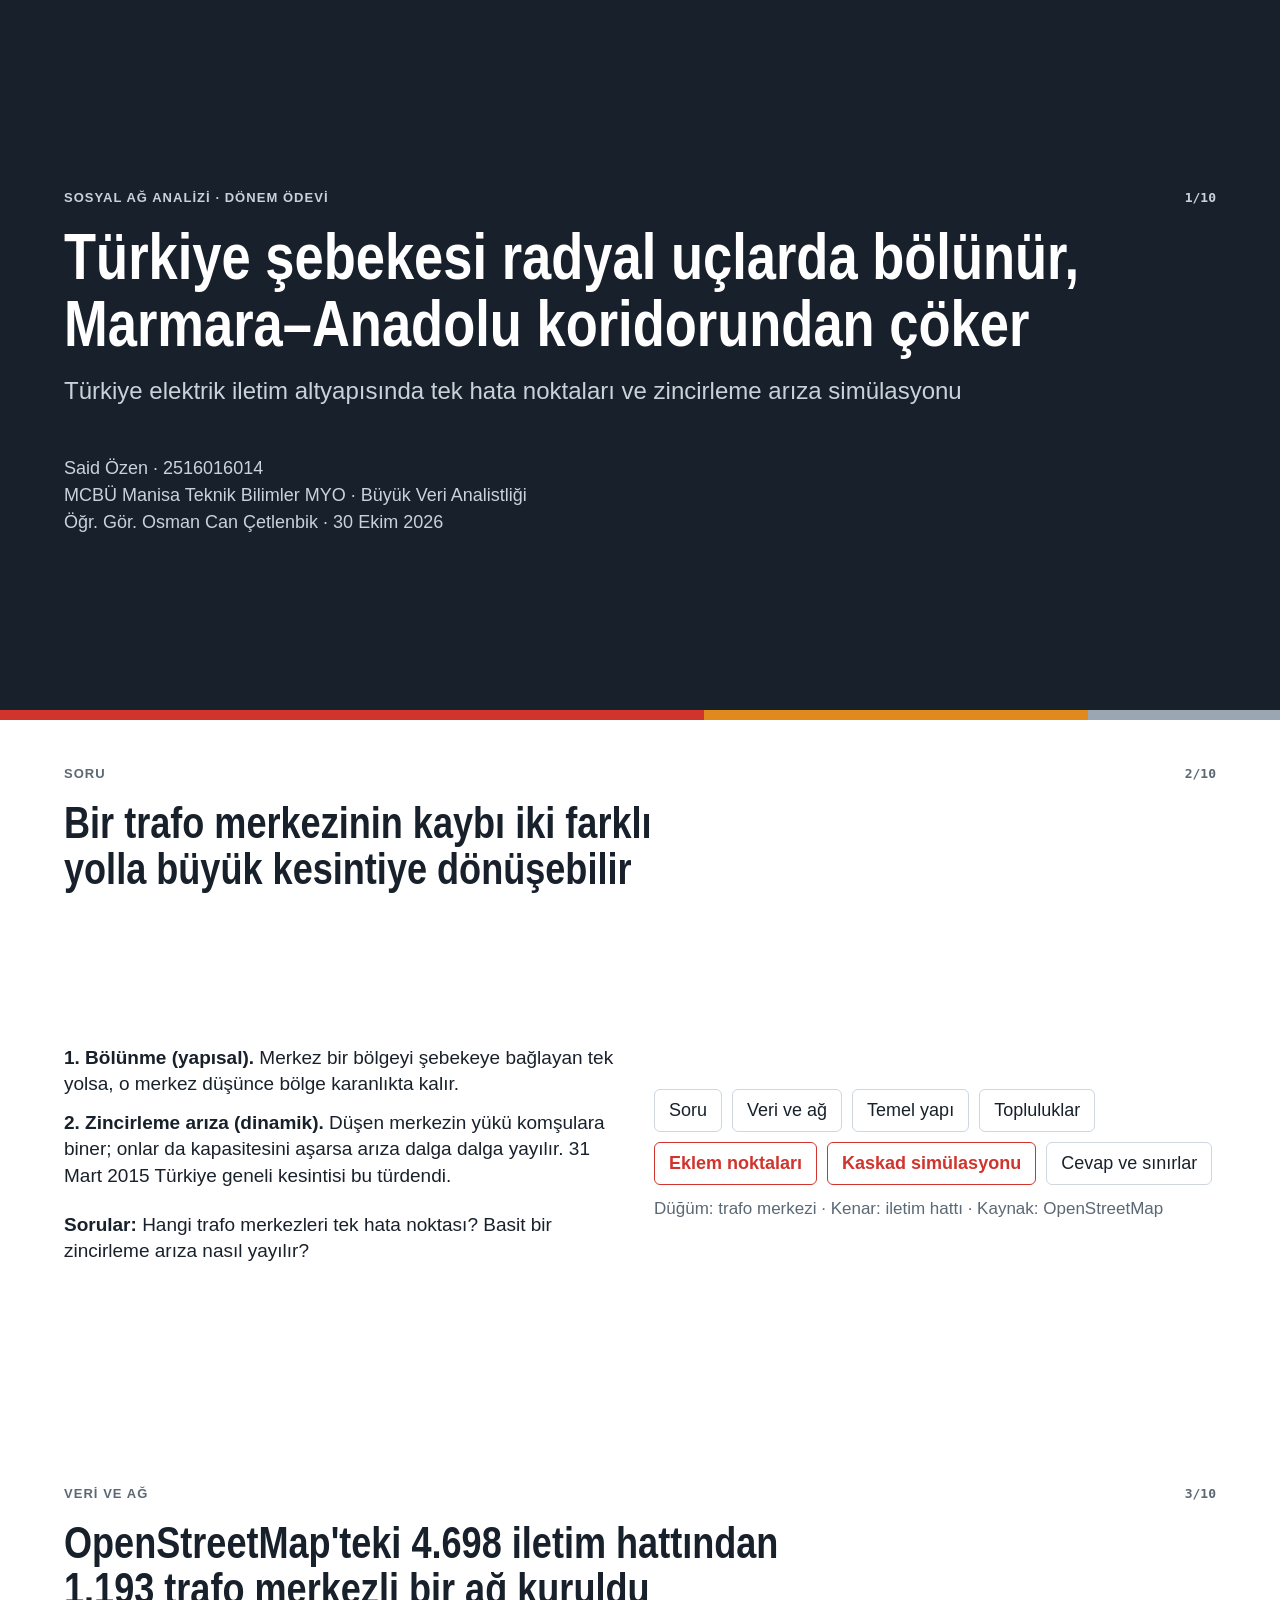
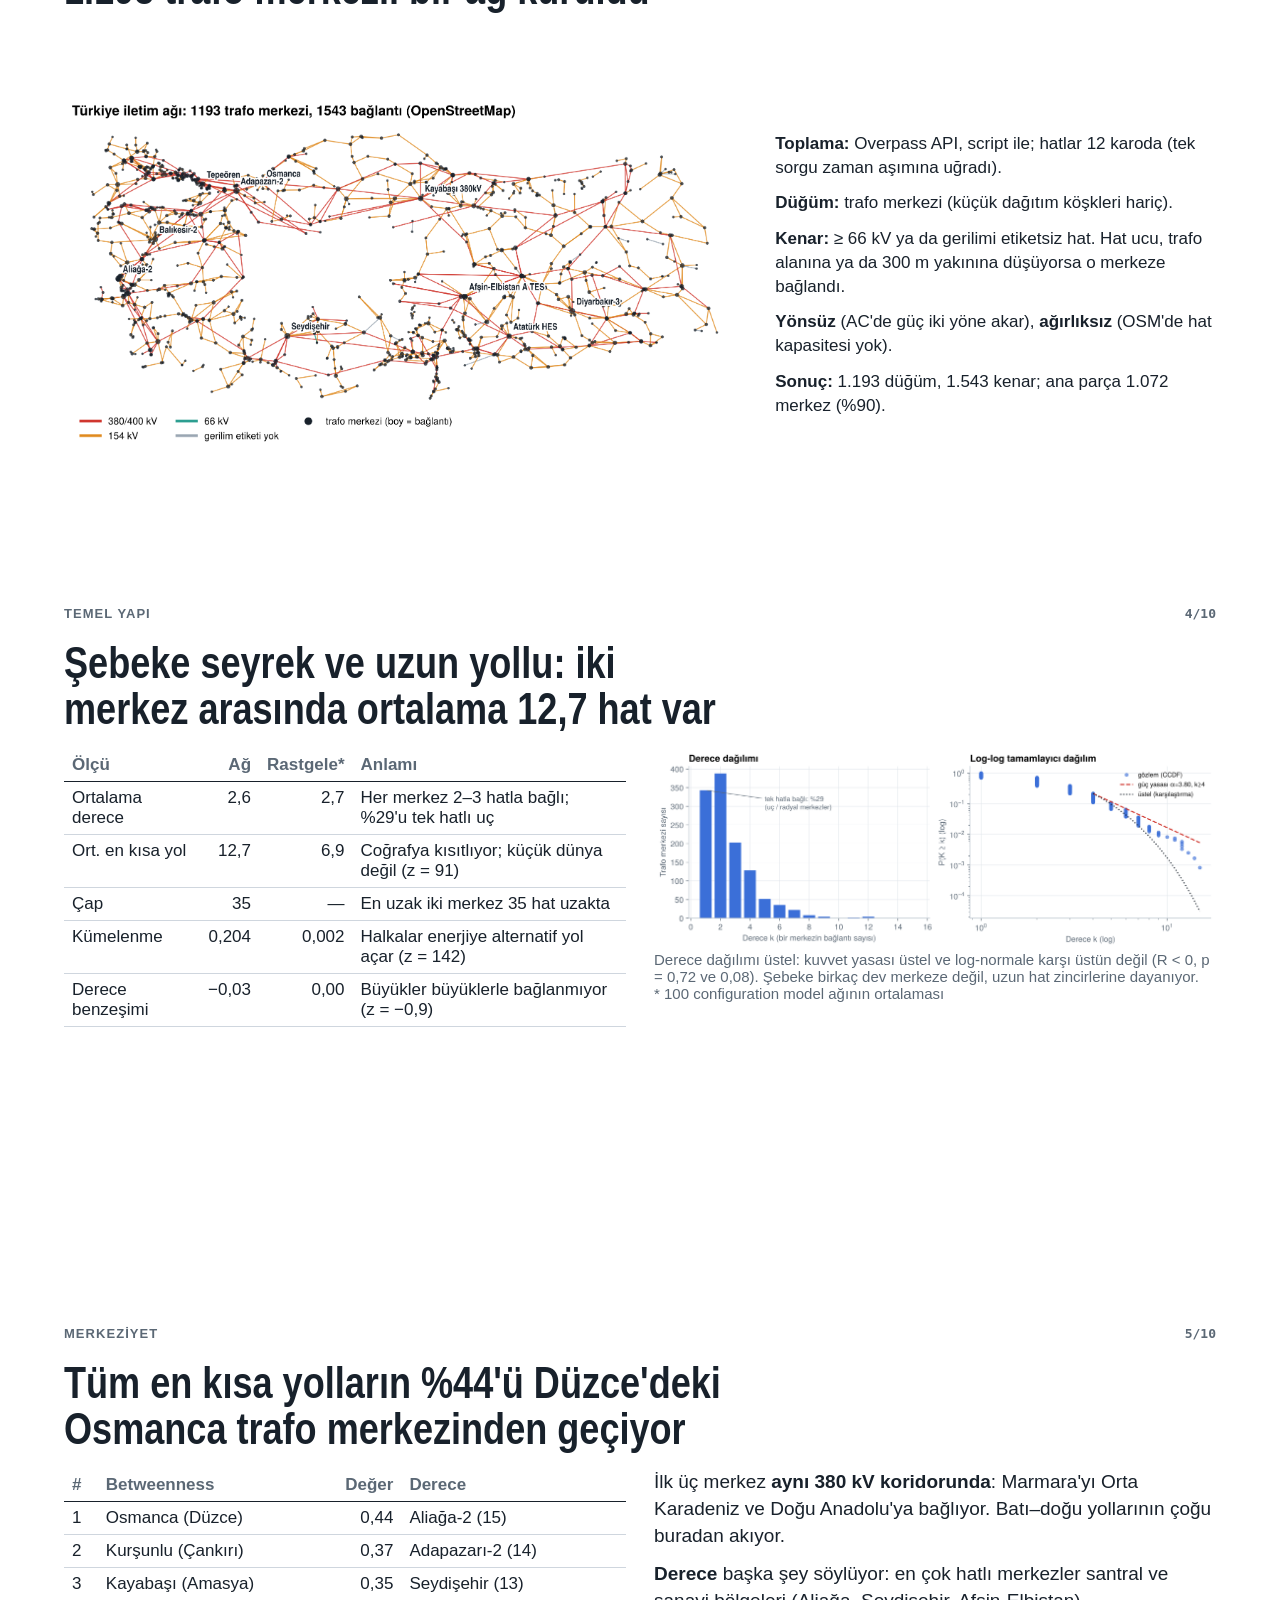
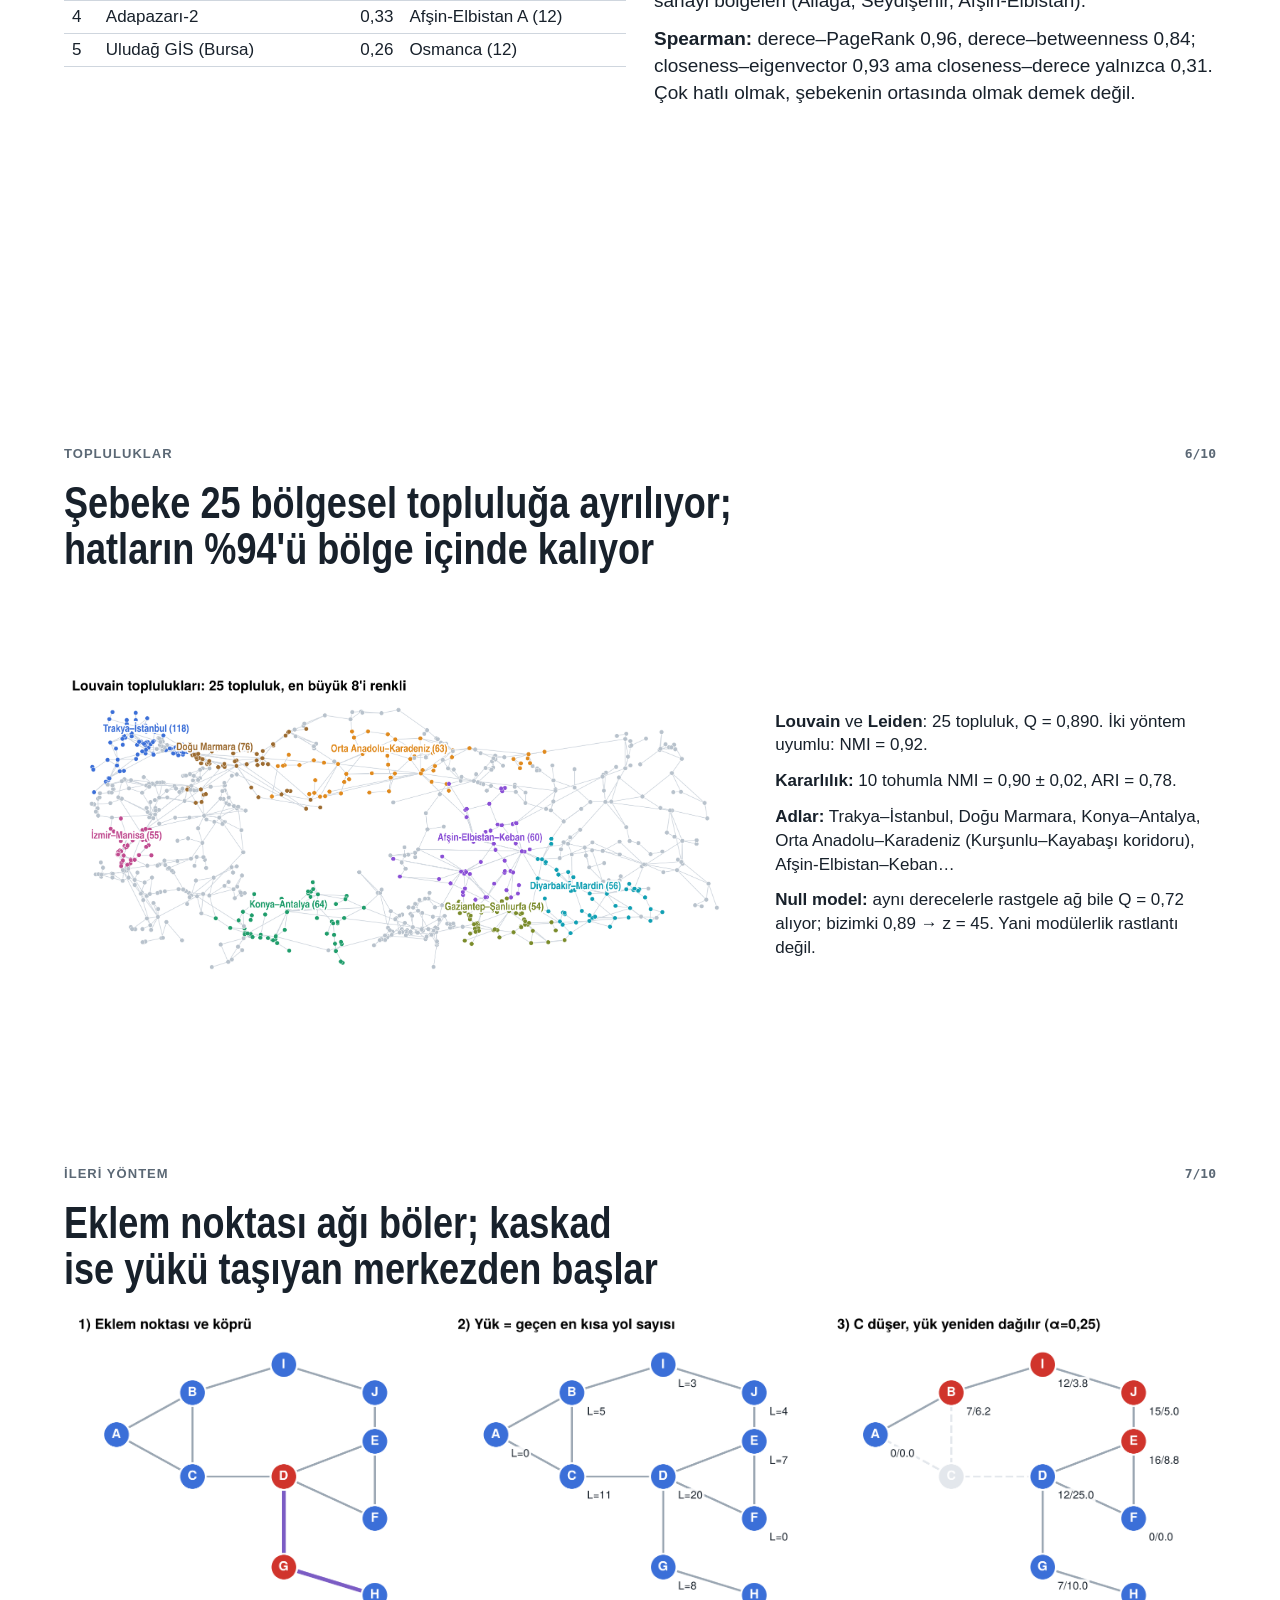
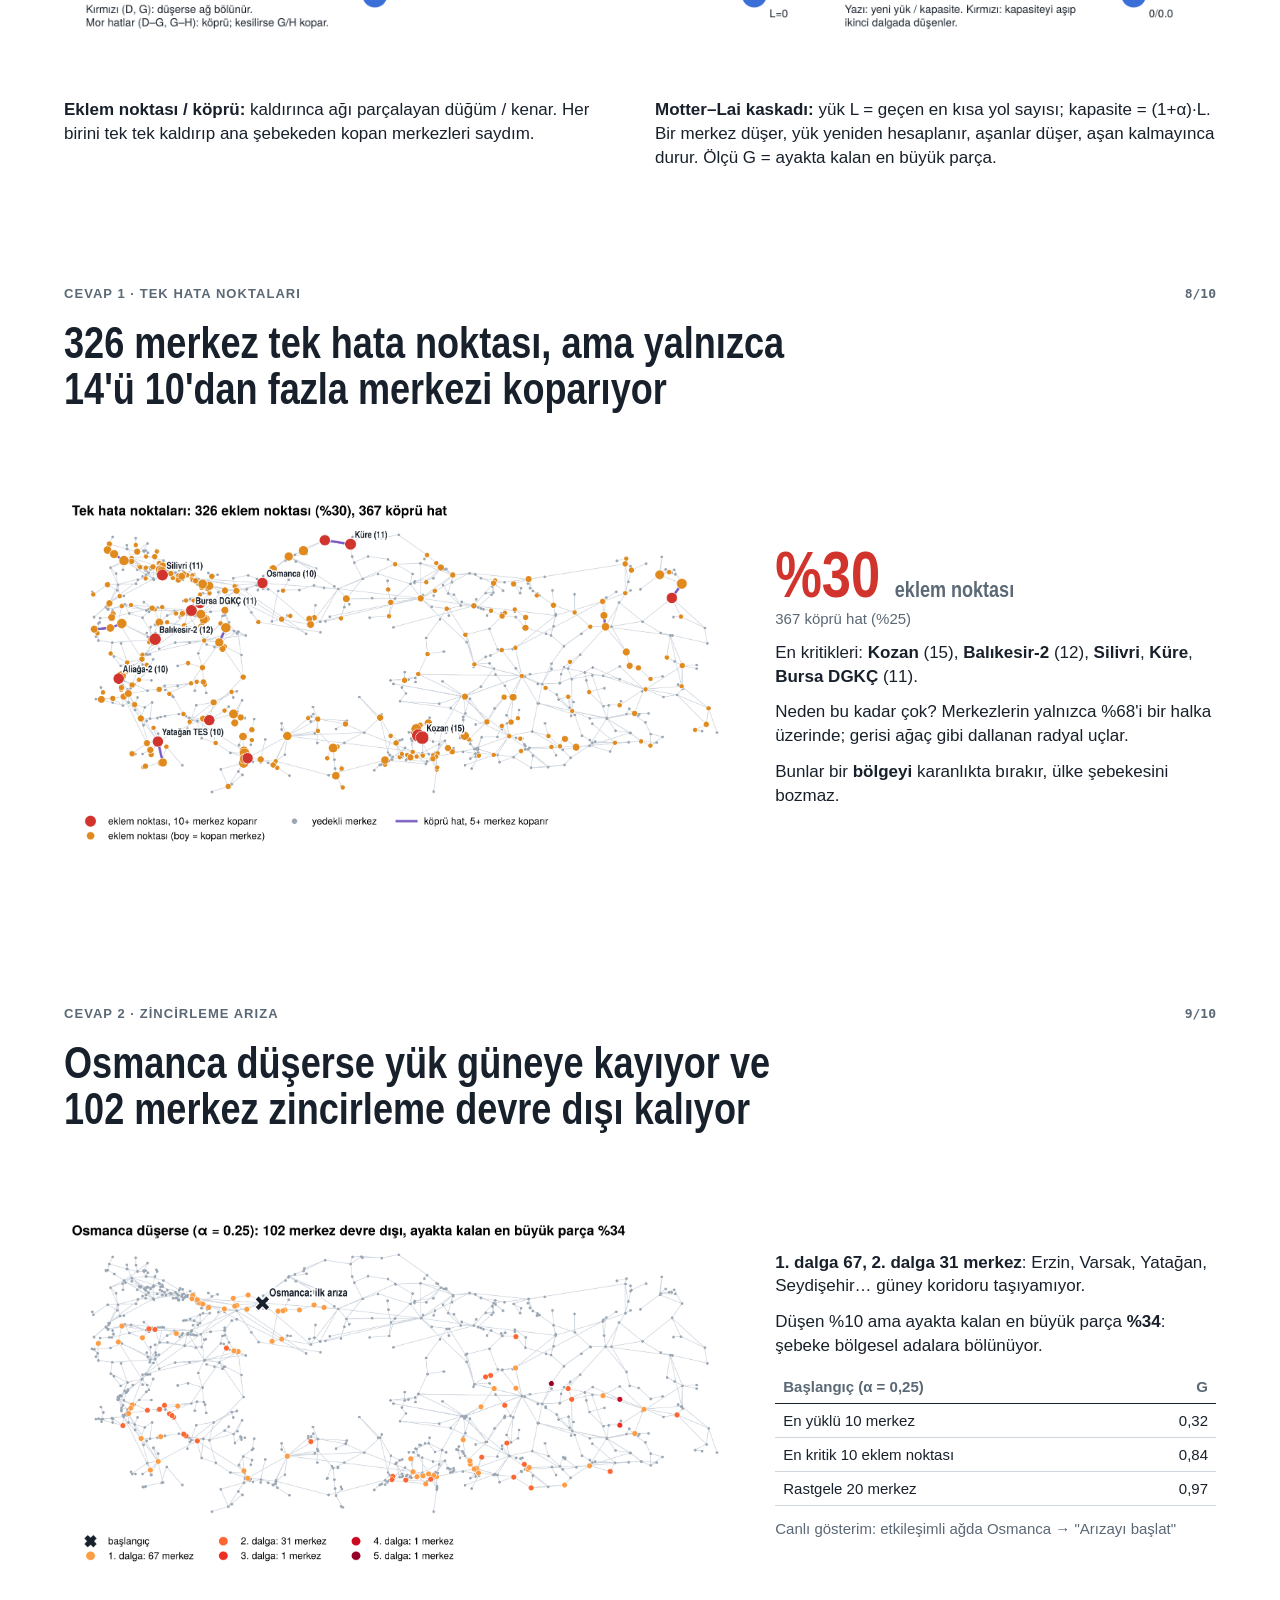
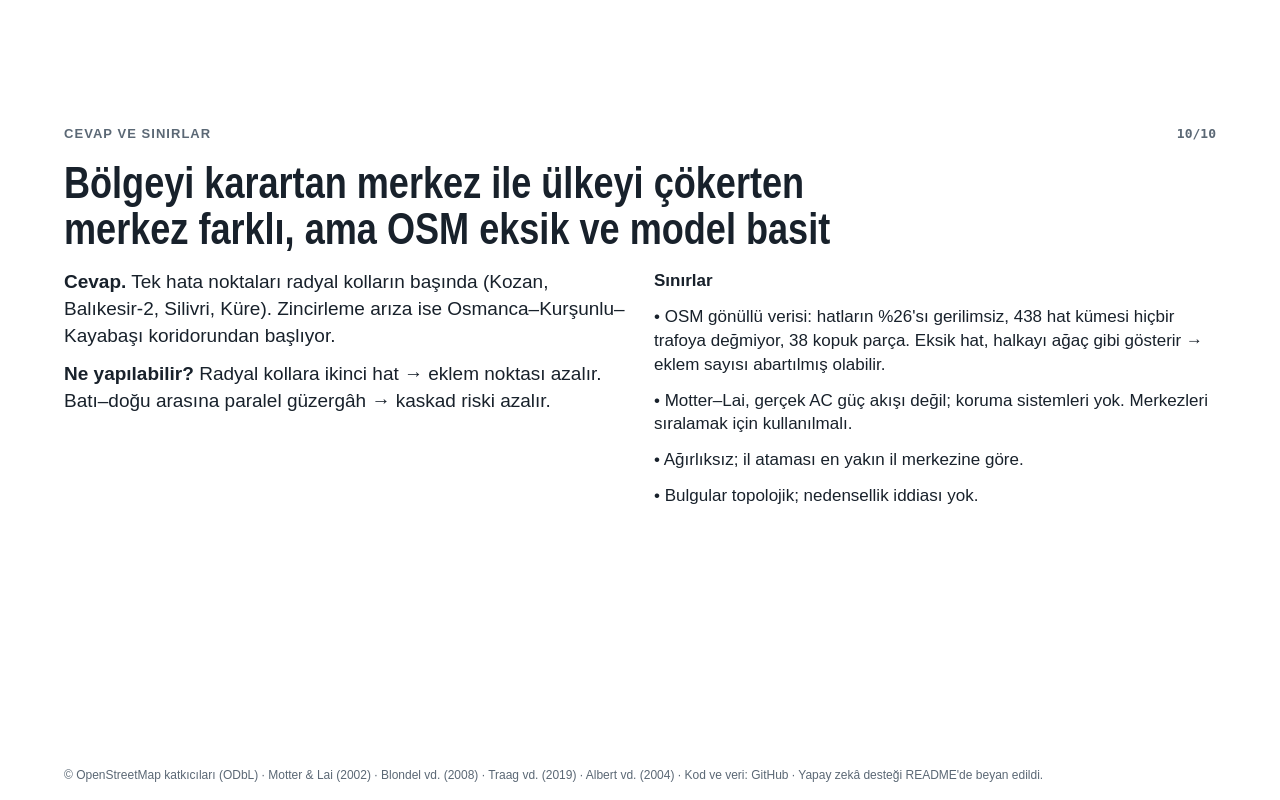
<file: docs/kaynak/sunum.html>
<!doctype html>
<html lang="tr">
<head>
<meta charset="utf-8">
<title>Türkiye İletim Şebekesi — Sunum</title>
<link rel="stylesheet" href="ortak.css">
<link rel="stylesheet" href="sunum.css">
</head>
<body>

<!-- 1 -->
<section class="slayt kapak">
  <div class="ust"><span>Sosyal Ağ Analizi · Dönem ödevi</span><span class="no">1/10</span></div>
  <h1>Türkiye şebekesi radyal uçlarda bölünür, Marmara–Anadolu koridorundan çöker</h1>
  <p class="alt">Türkiye elektrik iletim altyapısında tek hata noktaları ve zincirleme arıza simülasyonu</p>
  <div class="imza">Said Özen · 2516016014<br>MCBÜ Manisa Teknik Bilimler MYO · Büyük Veri Analistliği<br>Öğr. Gör. Osman Can Çetlenbik · 30 Ekim 2026</div>
  <div class="serit"></div>
</section>

<!-- 2 -->
<section class="slayt">
  <div class="ust"><span>Soru</span><span class="no">2/10</span></div>
  <h1>Bir trafo merkezinin kaybı iki farklı yolla büyük kesintiye dönüşebilir</h1>
  <div class="govde iki-esit">
    <div class="not">
      <p><b>1. Bölünme (yapısal).</b> Merkez bir bölgeyi şebekeye bağlayan tek yolsa, o merkez düşünce bölge karanlıkta kalır.</p>
      <p><b>2. Zincirleme arıza (dinamik).</b> Düşen merkezin yükü komşulara biner; onlar da kapasitesini aşarsa arıza dalga dalga yayılır. 31 Mart 2015 Türkiye geneli kesintisi bu türdendi.</p>
      <p style="margin-top:10px"><b>Sorular:</b> Hangi trafo merkezleri tek hata noktası? Basit bir zincirleme arıza nasıl yayılır?</p>
    </div>
    <div class="not">
      <div class="akis">
        <span>Soru</span><span>Veri ve ağ</span><span>Temel yapı</span><span>Topluluklar</span>
        <span class="aktif">Eklem noktaları</span><span class="aktif">Kaskad simülasyonu</span><span>Cevap ve sınırlar</span>
      </div>
      <p style="color:var(--soluk);font-size:17px">Düğüm: trafo merkezi · Kenar: iletim hattı · Kaynak: OpenStreetMap</p>
    </div>
  </div>
</section>

<!-- 3 -->
<section class="slayt">
  <div class="ust"><span>Veri ve ağ</span><span class="no">3/10</span></div>
  <h1>OpenStreetMap'teki 4.698 iletim hattından 1.193 trafo merkezli bir ağ kuruldu</h1>
  <div class="govde iki">
    <img src="../../figures/harita_gerilim.png" alt="Ağ haritası">
    <div class="not" style="font-size:17px">
      <p><b>Toplama:</b> Overpass API, script ile; hatlar 12 karoda (tek sorgu zaman aşımına uğradı).</p>
      <p><b>Düğüm:</b> trafo merkezi (küçük dağıtım köşkleri hariç).</p>
      <p><b>Kenar:</b> ≥ 66 kV ya da gerilimi etiketsiz hat. Hat ucu, trafo alanına ya da 300 m yakınına düşüyorsa o merkeze bağlandı.</p>
      <p><b>Yönsüz</b> (AC'de güç iki yöne akar), <b>ağırlıksız</b> (OSM'de hat kapasitesi yok).</p>
      <p><b>Sonuç:</b> 1.193 düğüm, 1.543 kenar; ana parça 1.072 merkez (%90).</p>
    </div>
  </div>
</section>

<!-- 4 -->
<section class="slayt">
  <div class="ust"><span>Temel yapı</span><span class="no">4/10</span></div>
  <h1>Şebeke seyrek ve uzun yollu: iki merkez arasında ortalama 12,7 hat var</h1>
  <div class="govde iki-esit" style="align-items:start">
    <table class="kucuk">
      <tr><th>Ölçü</th><th class="s">Ağ</th><th class="s">Rastgele*</th><th>Anlamı</th></tr>
      <tr><td>Ortalama derece</td><td class="s">2,6</td><td class="s">2,7</td><td>Her merkez 2–3 hatla bağlı; %29'u tek hatlı uç</td></tr>
      <tr><td>Ort. en kısa yol</td><td class="s">12,7</td><td class="s">6,9</td><td>Coğrafya kısıtlıyor; küçük dünya değil (z = 91)</td></tr>
      <tr><td>Çap</td><td class="s">35</td><td class="s">—</td><td>En uzak iki merkez 35 hat uzakta</td></tr>
      <tr><td>Kümelenme</td><td class="s">0,204</td><td class="s">0,002</td><td>Halkalar enerjiye alternatif yol açar (z = 142)</td></tr>
      <tr><td>Derece benzeşimi</td><td class="s">−0,03</td><td class="s">0,00</td><td>Büyükler büyüklerle bağlanmıyor (z = −0,9)</td></tr>
    </table>
    <div>
      <img src="../../figures/derece_dagilimi.png" alt="Derece dağılımı">
      <p class="etiket">Derece dağılımı üstel: kuvvet yasası üstel ve log-normale karşı üstün değil (R &lt; 0, p = 0,72 ve 0,08). Şebeke birkaç dev merkeze değil, uzun hat zincirlerine dayanıyor.<br>* 100 configuration model ağının ortalaması</p>
    </div>
  </div>
</section>

<!-- 5 -->
<section class="slayt">
  <div class="ust"><span>Merkeziyet</span><span class="no">5/10</span></div>
  <h1>Tüm en kısa yolların %44'ü Düzce'deki Osmanca trafo merkezinden geçiyor</h1>
  <div class="govde iki-esit" style="align-items:start">
    <table class="kucuk">
      <tr><th>#</th><th>Betweenness</th><th class="s">Değer</th><th>Derece</th></tr>
      <tr><td>1</td><td>Osmanca (Düzce)</td><td class="s">0,44</td><td>Aliağa-2 (15)</td></tr>
      <tr><td>2</td><td>Kurşunlu (Çankırı)</td><td class="s">0,37</td><td>Adapazarı-2 (14)</td></tr>
      <tr><td>3</td><td>Kayabaşı (Amasya)</td><td class="s">0,35</td><td>Seydişehir (13)</td></tr>
      <tr><td>4</td><td>Adapazarı-2</td><td class="s">0,33</td><td>Afşin-Elbistan A (12)</td></tr>
      <tr><td>5</td><td>Uludağ GİS (Bursa)</td><td class="s">0,26</td><td>Osmanca (12)</td></tr>
    </table>
    <div class="not">
      <p>İlk üç merkez <b>aynı 380 kV koridorunda</b>: Marmara'yı Orta Karadeniz ve Doğu Anadolu'ya bağlıyor. Batı–doğu yollarının çoğu buradan akıyor.</p>
      <p><b>Derece</b> başka şey söylüyor: en çok hatlı merkezler santral ve sanayi bölgeleri (Aliağa, Seydişehir, Afşin-Elbistan).</p>
      <p><b>Spearman:</b> derece–PageRank 0,96, derece–betweenness 0,84; closeness–eigenvector 0,93 ama closeness–derece yalnızca 0,31. Çok hatlı olmak, şebekenin ortasında olmak demek değil.</p>
    </div>
  </div>
</section>

<!-- 6 -->
<section class="slayt">
  <div class="ust"><span>Topluluklar</span><span class="no">6/10</span></div>
  <h1>Şebeke 25 bölgesel topluluğa ayrılıyor; hatların %94'ü bölge içinde kalıyor</h1>
  <div class="govde iki">
    <img src="../../figures/topluluklar.png" alt="Topluluk haritası">
    <div class="not" style="font-size:17px">
      <p><b>Louvain</b> ve <b>Leiden</b>: 25 topluluk, Q = 0,890. İki yöntem uyumlu: NMI = 0,92.</p>
      <p><b>Kararlılık:</b> 10 tohumla NMI = 0,90 ± 0,02, ARI = 0,78.</p>
      <p><b>Adlar:</b> Trakya–İstanbul, Doğu Marmara, Konya–Antalya, Orta Anadolu–Karadeniz (Kurşunlu–Kayabaşı koridoru), Afşin-Elbistan–Keban…</p>
      <p><b>Null model:</b> aynı derecelerle rastgele ağ bile Q = 0,72 alıyor; bizimki 0,89 → z = 45. Yani modülerlik rastlantı değil.</p>
    </div>
  </div>
</section>

<!-- 7 -->
<section class="slayt">
  <div class="ust"><span>İleri yöntem</span><span class="no">7/10</span></div>
  <h1>Eklem noktası ağı böler; kaskad ise yükü taşıyan merkezden başlar</h1>
  <div class="govde" style="grid-template-rows: auto auto">
    <img src="../../figures/yontem_ornek.png" alt="Yöntem örneği" style="max-height:330px">
    <div class="not" style="grid-template-columns:1fr 1fr;display:grid;gap:30px;font-size:17px">
      <p><b>Eklem noktası / köprü:</b> kaldırınca ağı parçalayan düğüm / kenar. Her birini tek tek kaldırıp ana şebekeden kopan merkezleri saydım.</p>
      <p><b>Motter–Lai kaskadı:</b> yük L = geçen en kısa yol sayısı; kapasite = (1+α)·L. Bir merkez düşer, yük yeniden hesaplanır, aşanlar düşer, aşan kalmayınca durur. Ölçü G = ayakta kalan en büyük parça.</p>
    </div>
  </div>
</section>

<!-- 8 -->
<section class="slayt">
  <div class="ust"><span>Cevap 1 · Tek hata noktaları</span><span class="no">8/10</span></div>
  <h1>326 merkez tek hata noktası, ama yalnızca 14'ü 10'dan fazla merkezi koparıyor</h1>
  <div class="govde iki">
    <img src="../../figures/tek_hata_noktalari.png" alt="Tek hata noktaları">
    <div class="not" style="font-size:17px">
      <div><div class="sayi">%30 <small>eklem noktası</small></div><div class="etiket">367 köprü hat (%25)</div></div>
      <p>En kritikleri: <b>Kozan</b> (15), <b>Balıkesir-2</b> (12), <b>Silivri</b>, <b>Küre</b>, <b>Bursa DGKÇ</b> (11).</p>
      <p>Neden bu kadar çok? Merkezlerin yalnızca %68'i bir halka üzerinde; gerisi ağaç gibi dallanan radyal uçlar.</p>
      <p>Bunlar bir <b>bölgeyi</b> karanlıkta bırakır, ülke şebekesini bozmaz.</p>
    </div>
  </div>
</section>

<!-- 9 -->
<section class="slayt">
  <div class="ust"><span>Cevap 2 · Zincirleme arıza</span><span class="no">9/10</span></div>
  <h1>Osmanca düşerse yük güneye kayıyor ve 102 merkez zincirleme devre dışı kalıyor</h1>
  <div class="govde iki">
    <img src="../../figures/kaskad_dalgalar.png" alt="Osmanca kaskadı">
    <div class="not" style="font-size:17px">
      <p><b>1. dalga 67, 2. dalga 31 merkez</b>: Erzin, Varsak, Yatağan, Seydişehir… güney koridoru taşıyamıyor.</p>
      <p>Düşen %10 ama ayakta kalan en büyük parça <b>%34</b>: şebeke bölgesel adalara bölünüyor.</p>
      <table class="kucuk" style="font-size:15px">
        <tr><th>Başlangıç (α = 0,25)</th><th class="s">G</th></tr>
        <tr><td>En yüklü 10 merkez</td><td class="s">0,32</td></tr>
        <tr><td>En kritik 10 eklem noktası</td><td class="s">0,84</td></tr>
        <tr><td>Rastgele 20 merkez</td><td class="s">0,97</td></tr>
      </table>
      <p class="etiket">Canlı gösterim: etkileşimli ağda Osmanca → "Arızayı başlat"</p>
    </div>
  </div>
</section>

<!-- 10 -->
<section class="slayt">
  <div class="ust"><span>Cevap ve sınırlar</span><span class="no">10/10</span></div>
  <h1>Bölgeyi karartan merkez ile ülkeyi çökerten merkez farklı, ama OSM eksik ve model basit</h1>
  <div class="govde iki-esit" style="align-items:start">
    <div class="not">
      <p><b>Cevap.</b> Tek hata noktaları radyal kolların başında (Kozan, Balıkesir-2, Silivri, Küre). Zincirleme arıza ise Osmanca–Kurşunlu–Kayabaşı koridorundan başlıyor.</p>
      <p><b>Ne yapılabilir?</b> Radyal kollara ikinci hat → eklem noktası azalır. Batı–doğu arasına paralel güzergâh → kaskad riski azalır.</p>
    </div>
    <div class="not" style="font-size:17px">
      <p><b>Sınırlar</b></p>
      <p>• OSM gönüllü verisi: hatların %26'sı gerilimsiz, 438 hat kümesi hiçbir trafoya değmiyor, 38 kopuk parça. Eksik hat, halkayı ağaç gibi gösterir → eklem sayısı abartılmış olabilir.</p>
      <p>• Motter–Lai, gerçek AC güç akışı değil; koruma sistemleri yok. Merkezleri sıralamak için kullanılmalı.</p>
      <p>• Ağırlıksız; il ataması en yakın il merkezine göre.</p>
      <p>• Bulgular topolojik; nedensellik iddiası yok.</p>
    </div>
  </div>
  <div class="kaynakca">© OpenStreetMap katkıcıları (ODbL) · Motter &amp; Lai (2002) · Blondel vd. (2008) · Traag vd. (2019) · Albert vd. (2004) · Kod ve veri: GitHub · Yapay zekâ desteği README'de beyan edildi.</div>
</section>

</body>
</html>
</file>
<file: docs/kaynak/ortak.css>
/* Rapor, poster ve sunum için ortak basılı tasarım belirteçleri.
   Etkileşimli sayfadaki renklerle aynı: 380 kV kırmızısı vurgu, mavi-gri nötrler. */
:root {
  --metin: #18212b;
  --soluk: #5b6875;
  --cizgi: #cfd6de;
  --zemin: #eef1f4;
  --vurgu: #d0342c;
  --kv154: #e08a1e;
  --mor: #7b5cc4;
  --mavi: #3b6fd8;
  --f-baslik: "TeX Gyre Heros Cn", "Liberation Sans Narrow", "Arial Narrow", sans-serif;
  --f-govde: "TeX Gyre Pagella", "Palatino Linotype", Georgia, serif;
  --f-arayuz: "TeX Gyre Heros", "Liberation Sans", Arial, sans-serif;
  --f-veri: "DejaVu Sans Mono", ui-monospace, monospace;
}
* { box-sizing: border-box; }
html, body { margin: 0; padding: 0; color: var(--metin); background: #fff; }
img { max-width: 100%; display: block; }
.num { font-variant-numeric: tabular-nums; }
table { border-collapse: collapse; width: 100%; font-family: var(--f-arayuz); }
th { text-align: left; font-weight: 700; color: var(--soluk); border-bottom: 1.2px solid var(--metin); }
td, th { padding: 3px 6px; vertical-align: top; }
td { border-bottom: 0.5px solid var(--cizgi); }
td.s, th.s { text-align: right; font-variant-numeric: tabular-nums; }
</file>
<file: docs/kaynak/sunum.css>
/* Sunum: 16:9, her slayt bir sayfa. Başlık = bulgu cümlesi (yönerge gereği). */
@page { size: 1280px 720px; margin: 0; }
body { font-family: var(--f-arayuz); }
.slayt {
  width: 1280px; height: 720px; position: relative; overflow: hidden; page-break-after: always;
  padding: 46px 64px 40px; display: flex; flex-direction: column; gap: 18px;
}
.slayt:last-child { page-break-after: auto; }
.ust { display: flex; justify-content: space-between; align-items: baseline;
  font: 600 13px var(--f-arayuz); letter-spacing: .08em; text-transform: uppercase; color: var(--soluk); }
.ust .no { font-family: var(--f-veri); letter-spacing: 0; }
h1 { font: 700 44px/1.05 var(--f-baslik); margin: 0; text-wrap: balance; max-width: 1100px; }
h1 em { font-style: normal; color: var(--vurgu); }
.alt { font-size: 21px; line-height: 1.35; color: var(--soluk); max-width: 1050px; margin: 0; }
.govde { flex: 1; min-height: 0; display: grid; gap: 28px; }
.iki { grid-template-columns: 1.55fr 1fr; align-items: center; }
.iki-esit { grid-template-columns: 1fr 1fr; align-items: center; }
.govde img { max-height: 100%; object-fit: contain; margin: 0 auto; }
.not { font-size: 19px; line-height: 1.4; display: grid; gap: 12px; }
.not p { margin: 0; }
.not b { color: var(--metin); }
.sayi { font: 700 64px/1 var(--f-baslik); color: var(--vurgu); }
.sayi small { font-size: 22px; color: var(--soluk); font-weight: 600; }
.etiket { font-size: 15px; color: var(--soluk); margin-top: 2px; }
.kaynakca { position: absolute; left: 64px; bottom: 18px; font-size: 12px; color: var(--soluk); }
.kapak { background: var(--metin); color: #fff; justify-content: center; }
.kapak h1 { font-size: 64px; color: #fff; max-width: 1050px; }
.kapak .alt { color: #c9d2db; font-size: 24px; }
.kapak .ust { color: #c9d2db; }
.kapak .imza { margin-top: 30px; font-size: 18px; color: #c9d2db; line-height: 1.5; }
.serit { position: absolute; left: 0; right: 0; bottom: 0; height: 10px;
  background: linear-gradient(90deg, var(--vurgu) 0 55%, var(--kv154) 55% 85%, #9aa6b2 85%); }
table.kucuk { font-size: 17px; }
table.kucuk td, table.kucuk th { padding: 6px 8px; }
.akis { display: flex; gap: 10px; flex-wrap: wrap; font-size: 18px; }
.akis span { padding: 8px 14px; border: 1.5px solid var(--cizgi); border-radius: 6px; }
.akis span.aktif { border-color: var(--vurgu); color: var(--vurgu); font-weight: 700; }
</file>
